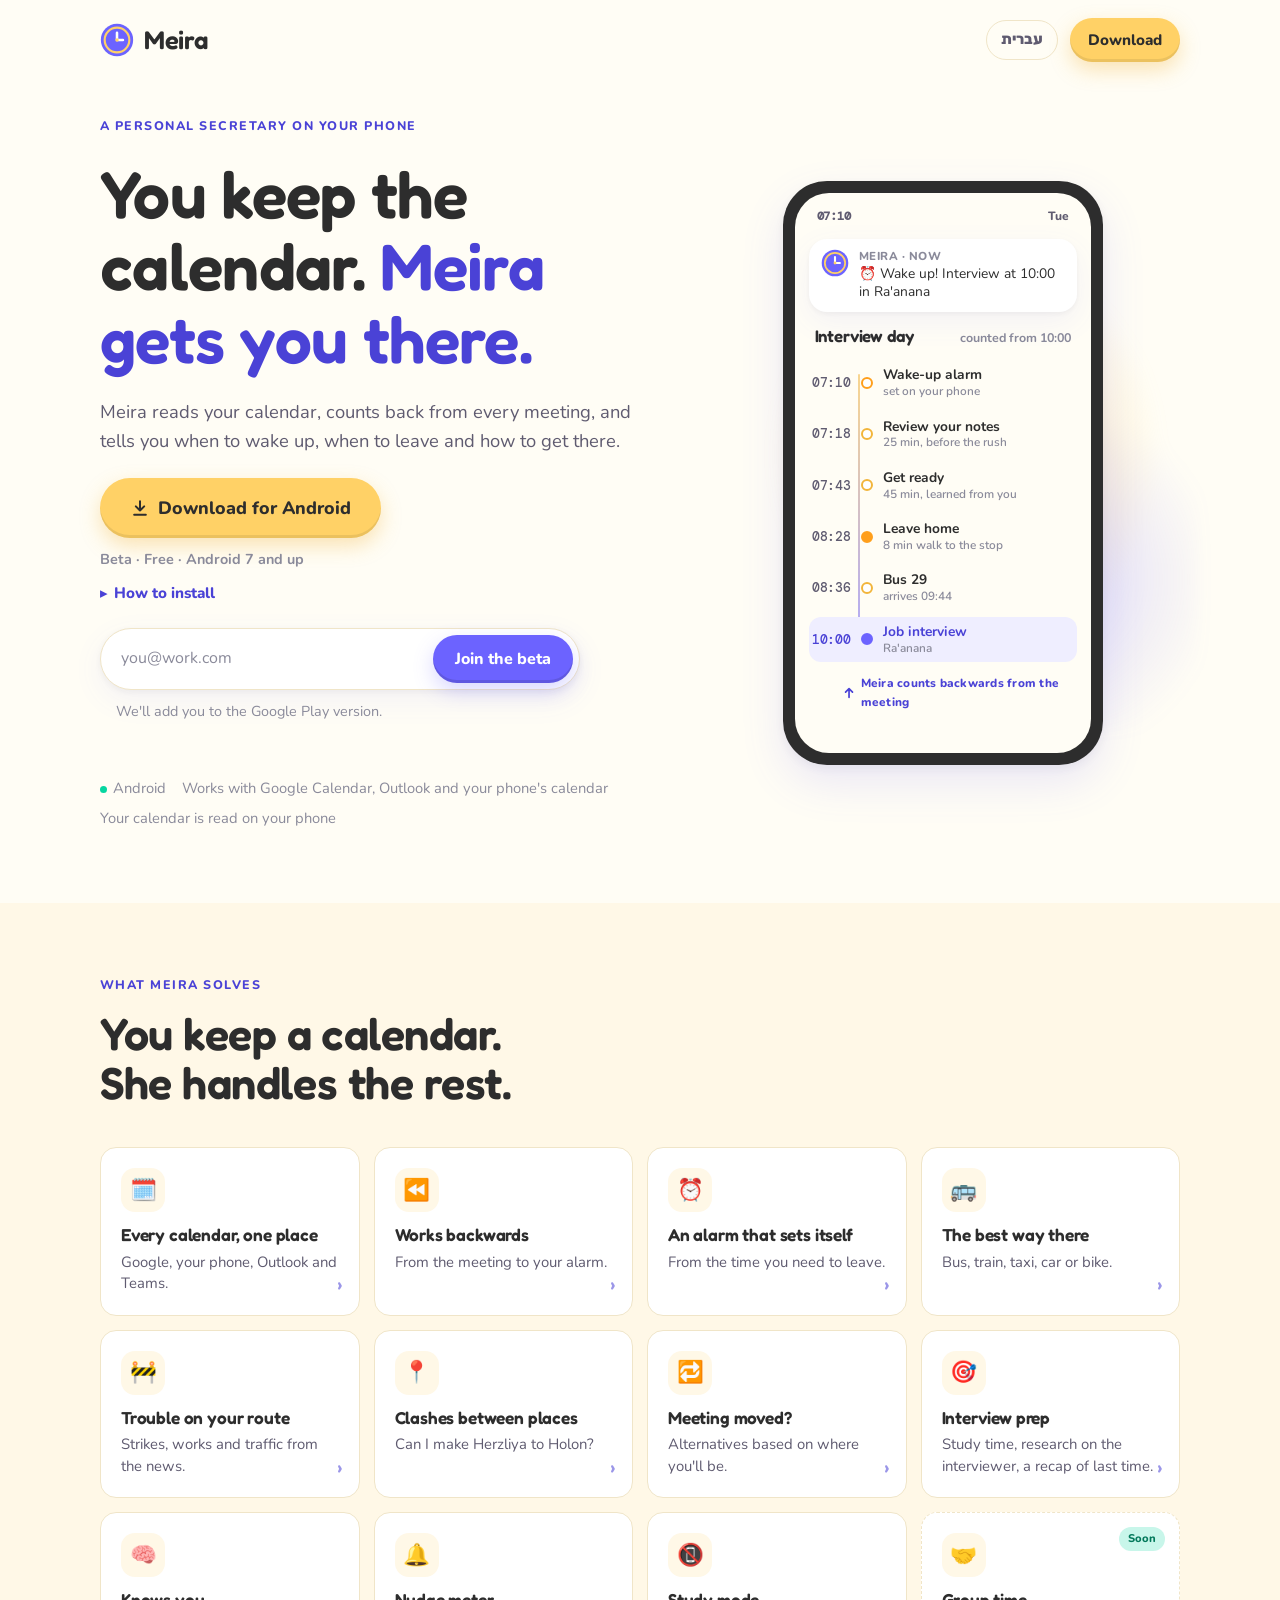
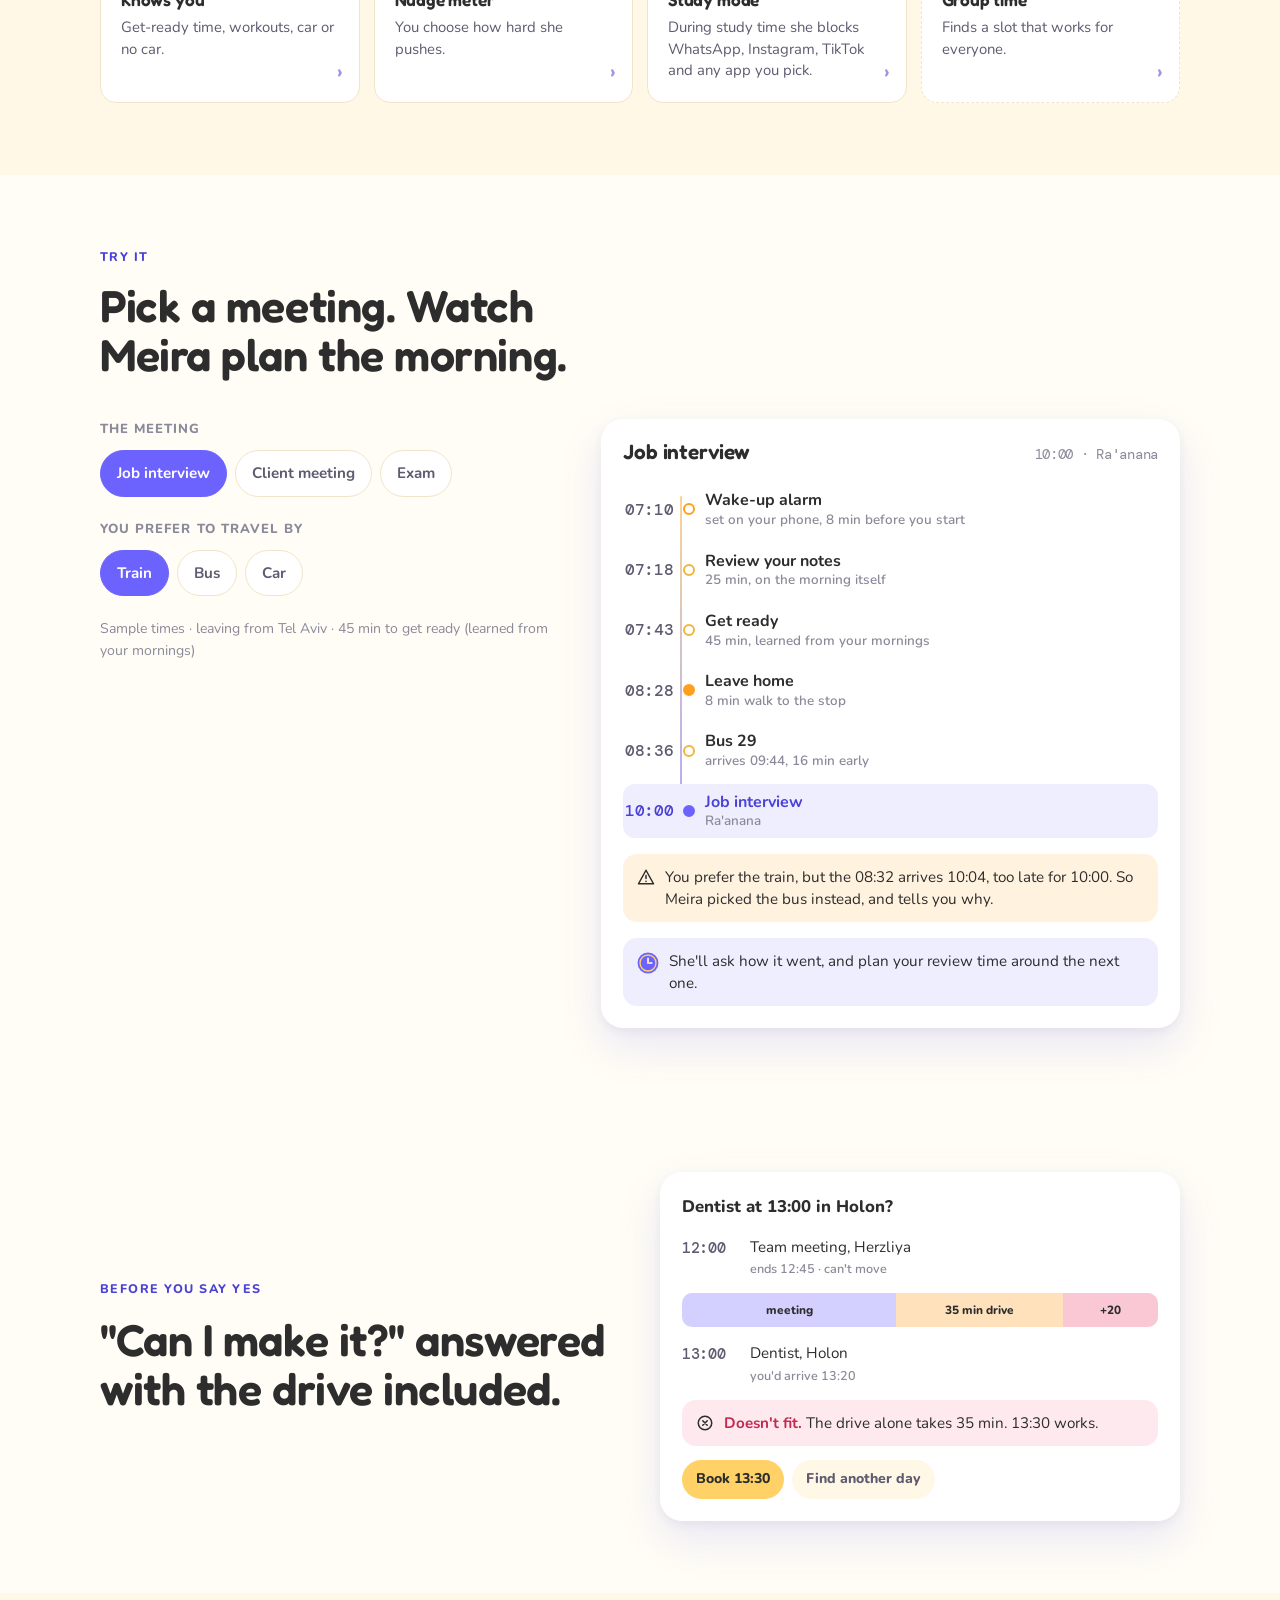
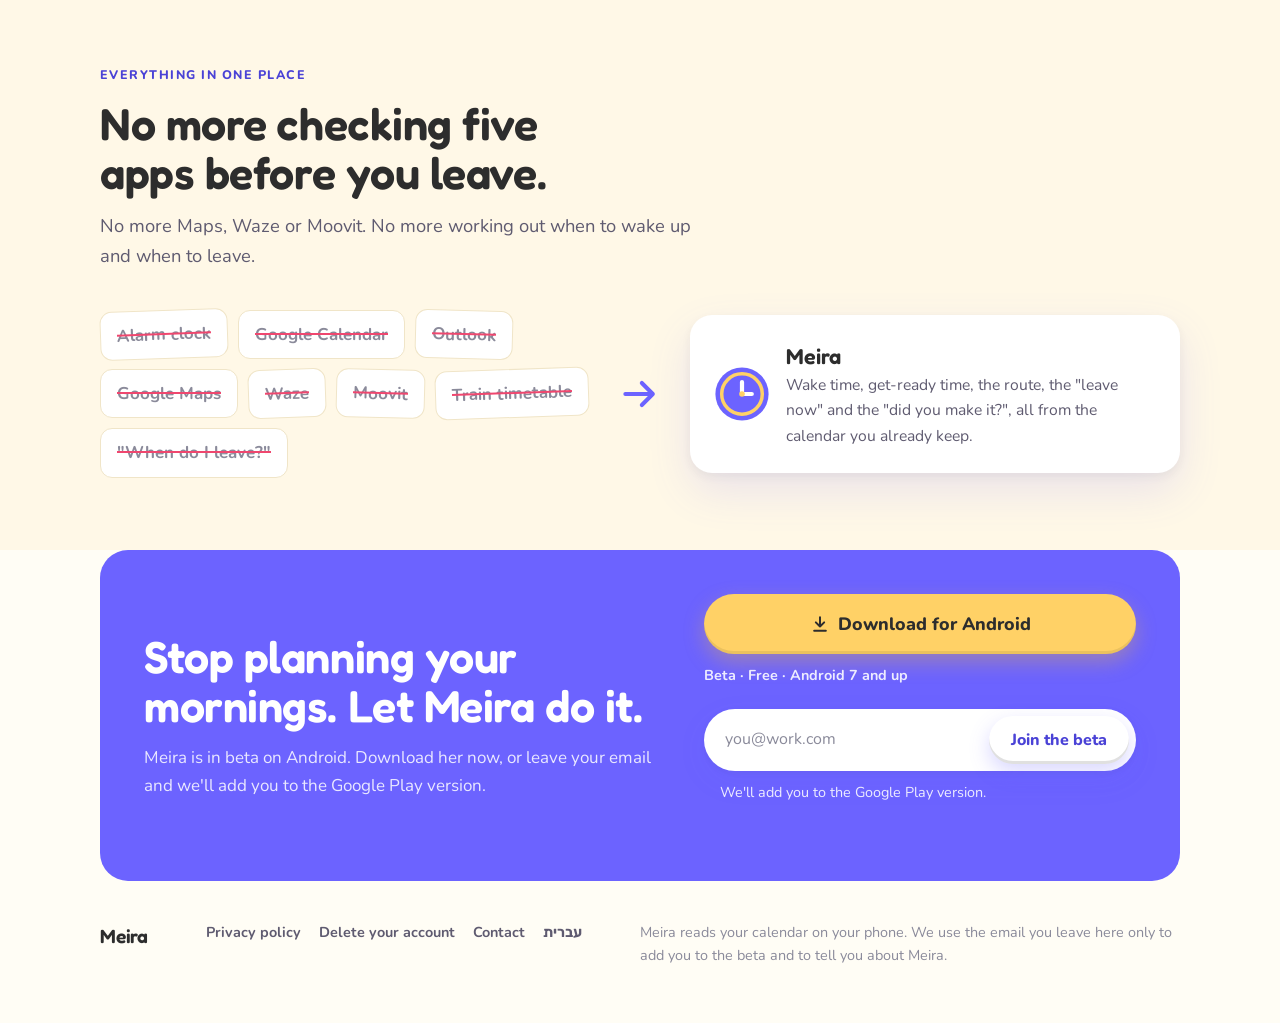
<file: index.html>
<!doctype html>
<html lang="he" dir="rtl">
<head>
<meta charset="utf-8">
<meta name="viewport" content="width=device-width, initial-scale=1, viewport-fit=cover">
<script>
  // Hebrew for a Hebrew browser, English for everyone else — unless the
  // visitor already picked a language with the switch (app.js remembers it).
  (function () {
    var saved = null;
    try { saved = localStorage.getItem("meira.lang"); } catch (e) { /* storage blocked: decide from the browser */ }
    if (saved === "he") return;
    if (saved === "en") { location.replace("en/"); return; }
    var langs = (navigator.languages && navigator.languages.length ? navigator.languages : [navigator.language || ""]).join(",").toLowerCase();
    if (!/(^|,)(he|iw)(-|,|$)/.test(langs)) location.replace("en/");
  })();
</script>
<title>מאירה — מגיעים בזמן</title>
<meta name="description" content="מאירה היא מזכירה אישית בטלפון. היא קוראת את היומן ומחשבת אחורה מכל פגישה: מתי לקום, מתי לצאת ובאיזו דרך, ומעירה אתכם בזמן.">
<link rel="canonical" href="https://meirasecretary.github.io/">
<link rel="alternate" hreflang="he" href="https://meirasecretary.github.io/">
<link rel="alternate" hreflang="en" href="https://meirasecretary.github.io/en/">
<link rel="alternate" hreflang="x-default" href="https://meirasecretary.github.io/">
<meta property="og:type" content="website">
<meta property="og:site_name" content="Meira">
<meta property="og:locale" content="he_IL">
<meta property="og:title" content="מאירה — מגיעים בזמן">
<meta property="og:description" content="היא קוראת את היומן ומחשבת אחורה: מתי לקום, מתי לצאת ובאיזו דרך. בטא חינמית לאנדרואיד.">
<meta property="og:url" content="https://meirasecretary.github.io/">
<meta property="og:image" content="https://meirasecretary.github.io/og-he.png">
<meta property="og:image:width" content="1200">
<meta property="og:image:height" content="630">
<meta name="twitter:card" content="summary_large_image">
<meta name="theme-color" content="#FFFDF5">
<link rel="icon" href="favicon.svg" type="image/svg+xml">
<link rel="preconnect" href="https://fonts.googleapis.com">
<link rel="preconnect" href="https://fonts.gstatic.com" crossorigin>
<link rel="stylesheet" href="https://fonts.googleapis.com/css2?family=DM+Mono:wght@400;500&family=Fredoka:wght@500;600&family=Nunito:wght@400;600;700;800&family=Rubik:wght@400;500;700;800&family=Varela+Round&display=swap">
<link rel="stylesheet" href="style.css">
</head>
<body>
<svg width="0" height="0" style="position:absolute" aria-hidden="true">
  <defs>
    <symbol id="coin" viewBox="0 0 40 40">
      <circle cx="20" cy="20" r="19" fill="#6C63FF"/>
      <circle cx="20" cy="20" r="14.5" fill="none" stroke="#FFD166" stroke-width="2.5"/>
      <path d="M20 11.5V20h7" fill="none" stroke="#FFFFFF" stroke-width="3" stroke-linecap="round" stroke-linejoin="round"/>
      <circle cx="20" cy="20" r="2" fill="#FFD166"/>
    </symbol>
    <symbol id="dl" viewBox="0 0 24 24">
      <path d="M12 4v11M7 10l5 5 5-5M5 20h14" fill="none" stroke="currentColor" stroke-width="2.4" stroke-linecap="round" stroke-linejoin="round"/>
    </symbol>
  </defs>
</svg>

<div class="wrap">
  <nav class="nav" aria-label="ראשי">
    <a class="brand" href="#top" id="top">
      <svg class="coin" aria-hidden="true"><use href="#coin"/></svg>
      <span class="brand-name">מאירה</span>
    </a>
    <div class="nav-right">
      <a class="lang" href="en/" hreflang="en" lang="en" data-lang="en">English</a>
      <a class="btn btn-sm" href="#join">הורדה</a>
    </div>
  </nav>

  <header class="hero">
    <div class="hero-copy">
      <span class="eyebrow">מזכירה אישית בטלפון</span>
      <h1>אתם מנהלים את היומן. <em>מאירה מביאה אתכם בזמן.</em></h1>
      <p class="lede">מאירה קוראת את היומן, סופרת אחורה מכל פגישה, ואומרת לכם מתי לקום, מתי לצאת ואיך להגיע.</p>
      <div class="get">
        <a class="btn btn-lg" href="https://github.com/MeiraSecretary/meirasecretary.github.io/releases/latest/download/Meira.apk">
          <svg width="20" height="20" aria-hidden="true"><use href="#dl"/></svg>הורדה לאנדרואיד
        </a>
        <p class="get-fine">בטא · חינם · אנדרואיד 7 ומעלה</p>
        <details class="howto">
          <summary>איך מתקינים?</summary>
          <ol>
            <li>לוחצים <b>הורדה לאנדרואיד</b> ופותחים את הקובץ <b>Meira.apk</b>.</li>
            <li>אם הטלפון שואל, מאשרים התקנה מהמקור הזה (הדפדפן).</li>
            <li>אם Play Protect מזהיר, לוחצים <b>פרטים נוספים ← התקנה בכל זאת</b>. בסמסונג, אם ההתקנה נחסמה: הגדרות ← אבטחה ופרטיות ← חוסם אוטומטי ← כיבוי.</li>
            <li>כשמחברים את יומן Google, תופיע הודעה שהאפליקציה עוד לא אומתה. זה כי אנחנו בבטא: לוחצים <b>מתקדם</b> ואז ממשיכים לאפליקציה.</li>
          </ol>
        </details>
      </div>
      <form class="signup" data-source="beta-hero" novalidate>
        <div class="signup-row">
          <label for="email-hero" class="sr-only">כתובת מייל</label>
          <input id="email-hero" name="email" type="email" inputmode="email" autocomplete="email" placeholder="המייל שלכם" dir="auto" required>
          <button class="btn btn-alt" type="submit">אני רוצה להיות בבטא</button>
        </div>
        <p class="signup-hint">נצרף אתכם לגרסת Google Play כשתיפתח.</p>
        <p class="signup-status" role="status" aria-live="polite"></p>
      </form>
      <p class="fine">
        <span><i class="dot"></i>אנדרואיד</span>
        <span>עובד עם Google Calendar, ‏Outlook ויומן הטלפון</span>
        <span>היומן נקרא בטלפון שלכם</span>
      </p>
    </div>

    <div class="phone-stage">
      <div class="phone" role="img" aria-label="מאירה בטלפון: ראיון ב-10:00 ברעננה, מחושב אחורה עד שעון מעורר ב-07:10.">
        <div class="screen">
          <div class="statusbar"><span class="t">07:10</span><span>יום ג׳</span></div>
          <div class="notif">
            <svg class="coin" aria-hidden="true"><use href="#coin"/></svg>
            <div><b>מאירה · עכשיו</b>⏰ להתעורר! ראיון ב-10:00 ברעננה</div>
          </div>
          <div class="day-head"><h3>יום ראיון</h3><span>מחושב מ-10:00</span></div>
          <ol class="chain">
            <li class="step" data-k="wake"><span class="t">07:10</span><i class="pin"></i><span class="what">שעון מעורר<small>מכוון בטלפון שלכם</small></span></li>
            <li class="step"><span class="t">07:18</span><i class="pin"></i><span class="what">לעבור על החומר<small>25 דק׳, לפני הלחץ</small></span></li>
            <li class="step"><span class="t">07:43</span><i class="pin"></i><span class="what">להתארגן<small>45 דק׳, נלמד מכם</small></span></li>
            <li class="step" data-k="leave"><span class="t">08:28</span><i class="pin"></i><span class="what">לצאת מהבית<small>8 דק׳ הליכה לתחנה</small></span></li>
            <li class="step"><span class="t">08:36</span><i class="pin"></i><span class="what">קו 29<small>מגיע ב-09:44</small></span></li>
            <li class="step" data-k="event"><span class="t">10:00</span><i class="pin"></i><span class="what">ראיון עבודה<small>רעננה</small></span></li>
          </ol>
          <div class="backlabel">
            <svg width="14" height="14" viewBox="0 0 14 14" aria-hidden="true"><path d="M7 12V2M3 6l4-4 4 4" fill="none" stroke="currentColor" stroke-width="2" stroke-linecap="round" stroke-linejoin="round"/></svg>
            מאירה סופרת אחורה מהפגישה
          </div>
        </div>
      </div>
    </div>
  </header>
</div>

<section class="band" id="features">
  <div class="wrap">
    <div class="sec-head">
      <span class="eyebrow">מה מאירה פותרת</span>
      <h2>אתם מנהלים יומן. היא דואגת לכל השאר.</h2>
    </div>
    <div class="tiles">
      <article class="tile" data-f="calendars" tabindex="0" role="button" aria-haspopup="dialog"><span class="tile-ic" aria-hidden="true">🗓️</span><h3>כל היומנים במקום אחד</h3><p>גוגל, Outlook, Teams והיומן שבטלפון.</p></article>
      <article class="tile" data-f="backwards" tabindex="0" role="button" aria-haspopup="dialog"><span class="tile-ic" aria-hidden="true">⏪</span><h3>גוזרת זמנים אחורה</h3><p>מהפגישה ועד השעון המעורר.</p></article>
      <article class="tile" data-f="alarm" tabindex="0" role="button" aria-haspopup="dialog"><span class="tile-ic" aria-hidden="true">⏰</span><h3>שעון מעורר שמכוון את עצמו</h3><p>לפי השעה שצריך לצאת.</p></article>
      <article class="tile" data-f="route" tabindex="0" role="button" aria-haspopup="dialog"><span class="tile-ic" aria-hidden="true">🚌</span><h3>הדרך הכי טובה</h3><p>אוטובוס, רכבת, מונית, רכב או אופניים.</p></article>
      <article class="tile" data-f="disruptions" tabindex="0" role="button" aria-haspopup="dialog"><span class="tile-ic" aria-hidden="true">🚧</span><h3>תקלות בדרך</h3><p>שביתות, עבודות ועומסים מהחדשות.</p></article>
      <article class="tile" data-f="clash" tabindex="0" role="button" aria-haspopup="dialog"><span class="tile-ic" aria-hidden="true">📍</span><h3>התנגשות בין מקומות</h3><p>אספיק מהרצליה לחולון?</p></article>
      <article class="tile" data-f="moved" tabindex="0" role="button" aria-haspopup="dialog"><span class="tile-ic" aria-hidden="true">🔁</span><h3>פגישה זזה?</h3><p>חלופות לפי איפה שתהיו.</p></article>
      <article class="tile" data-f="prep" tabindex="0" role="button" aria-haspopup="dialog"><span class="tile-ic" aria-hidden="true">🎯</span><h3>מכינה לראיון</h3><p>זמן לימוד, מחקר על המראיין, סיכום הפגישה הקודמת.</p></article>
      <article class="tile" data-f="knows" tabindex="0" role="button" aria-haspopup="dialog"><span class="tile-ic" aria-hidden="true">🧠</span><h3>מכירה אתכם</h3><p>כמה זמן מתארגנים, מתי מתאמנים, יש רכב?</p></article>
      <article class="tile" data-f="nudge" tabindex="0" role="button" aria-haspopup="dialog"><span class="tile-ic" aria-hidden="true">🔔</span><h3>מדד נודניקיות</h3><p>אתם בוחרים כמה היא דוחפת.</p></article>
      <article class="tile" data-f="focus" tabindex="0" role="button" aria-haspopup="dialog"><span class="tile-ic" aria-hidden="true">📵</span><h3>מצב למידה</h3><p>בזמן למידה חוסמת וואטסאפ, אינסטגרם, טיקטוק וכל אפליקציה שתבחרו.</p></article>
      <article class="tile tile-soon" data-f="group" tabindex="0" role="button" aria-haspopup="dialog"><span class="tile-ic" aria-hidden="true">🤝</span><h3>זמן משותף לקבוצה</h3><p>מוצאת שעה שמתאימה לכולם.</p><span class="tag tag-soon">בקרוב</span></article>
    </div>
  </div>
</section>

<section id="try">
  <div class="wrap">
    <div class="sec-head">
      <span class="eyebrow">נסו בעצמכם</span>
      <h2>בחרו פגישה. תראו איך מאירה מתכננת את הבוקר.</h2>
    </div>
    <div class="demo">
      <div class="controls">
        <fieldset class="seg" id="pick-event">
          <legend class="control-label">הפגישה</legend>
          <input type="radio" name="ev" id="ev-interview" value="interview" checked><label for="ev-interview">ראיון עבודה</label>
          <input type="radio" name="ev" id="ev-meeting" value="meeting"><label for="ev-meeting">פגישה עם לקוח</label>
          <input type="radio" name="ev" id="ev-exam" value="exam"><label for="ev-exam">מבחן</label>
        </fieldset>
        <fieldset class="seg" id="pick-mode">
          <legend class="control-label">אתם מעדיפים לנסוע ב</legend>
          <input type="radio" name="mode" id="mode-train" value="train" checked><label for="mode-train">רכבת</label>
          <input type="radio" name="mode" id="mode-bus" value="bus"><label for="mode-bus">אוטובוס</label>
          <input type="radio" name="mode" id="mode-car" value="car"><label for="mode-car">רכב</label>
        </fieldset>
        <p class="assume">שעות לדוגמה · יציאה מתל אביב · 45 דק׳ התארגנות (נלמד מהבקרים שלכם)</p>
      </div>
      <div class="result" id="result" aria-live="polite">
        <div class="result-head"><h3 id="r-title">ראיון עבודה</h3><span class="t" id="r-when">10:00 · רעננה</span></div>
        <ol class="chain" id="r-chain"></ol>
        <div class="note note-fallback" id="r-fallback" hidden>
          <svg width="18" height="18" viewBox="0 0 24 24" aria-hidden="true"><path d="M12 3l10 18H2L12 3z" fill="none" stroke="currentColor" stroke-width="2" stroke-linejoin="round"/><path d="M12 10v4M12 17.5v.5" stroke="currentColor" stroke-width="2" stroke-linecap="round"/></svg>
          <span id="r-fallback-text"></span>
        </div>
        <div class="note note-meira" id="r-note">
          <svg class="coin" style="width:22px;height:22px" aria-hidden="true"><use href="#coin"/></svg>
          <span id="r-note-text"></span>
        </div>
      </div>
    </div>
  </div>
</section>

<section id="fit">
  <div class="wrap fit">
    <div class="fit-copy">
      <span class="eyebrow">לפני שאומרים כן</span>
      <h2>"אני אספיק?" תשובה שכוללת את הנסיעה.</h2>
    </div>
    <div class="fit-card">
      <p class="fit-q">רופא שיניים ב-13:00 בחולון?</p>
      <div class="fit-row"><span class="t">12:00</span><span>ישיבת צוות, הרצליה<small>נגמרת ב-12:45 · לא זזה</small></span></div>
      <div class="gapbar" aria-hidden="true">
        <span class="g-meet" style="flex:45">פגישה</span>
        <span class="g-drive" style="flex:35">35 דק׳ נסיעה</span>
        <span class="g-late" style="flex:20" dir="ltr">+20</span>
      </div>
      <div class="fit-row"><span class="t">13:00</span><span>רופא שיניים, חולון<small>הייתם מגיעים ב-13:20</small></span></div>
      <div class="verdict">
        <svg width="18" height="18" viewBox="0 0 24 24" aria-hidden="true" style="flex:none;margin-top:2px"><circle cx="12" cy="12" r="9" fill="none" stroke="currentColor" stroke-width="2"/><path d="M9 9l6 6M15 9l-6 6" stroke="currentColor" stroke-width="2" stroke-linecap="round"/></svg>
        <span><b>לא נכנס.</b> רק הנסיעה לוקחת 35 דק׳. 13:30 מתאים.</span>
      </div>
      <div class="choices" aria-label="אפשרויות לדוגמה">
        <span class="chip">לקבוע ל-13:30</span>
        <span class="chip ghost">יום אחר</span>
      </div>
    </div>
  </div>
</section>

<section class="band" id="one-place">
  <div class="wrap">
    <div class="sec-head">
      <span class="eyebrow">הכול במקום אחד</span>
      <h2>בלי לבדוק חמש אפליקציות לפני שיוצאים.</h2>
      <p class="lede">לא עוד Maps, Waze או Moovit. לא עוד לחשוב לבד מתי לקום ומתי לצאת.</p>
    </div>
    <div class="swap">
      <div class="pile" aria-label="מה שאתם מתמרנים היום">
        <span>שעון מעורר</span><span>יומן גוגל</span><span>יומן Outlook</span><span>Google Maps</span><span>Waze</span><span>Moovit</span><span>לוח זמנים של רכבת</span><span>"מתי לצאת?"</span>
      </div>
      <svg class="arrow" width="44" height="44" viewBox="0 0 24 24" fill="none" stroke="currentColor" stroke-width="2.2" stroke-linecap="round" stroke-linejoin="round" aria-hidden="true"><path d="M4 12h15M13 6l6 6-6 6"/></svg>
      <div class="one">
        <svg class="coin" aria-hidden="true"><use href="#coin"/></svg>
        <div><strong>מאירה</strong><p>שעת קימה, זמן התארגנות, המסלול, ה"צאו עכשיו" וה"הגעתם?", הכול מתוך היומן שכבר יש לכם.</p></div>
      </div>
    </div>
  </div>
</section>

<div class="wrap" id="join">
  <div class="final">
    <div style="display:flex;flex-direction:column;gap:14px">
      <h2>תפסיקו לתכנן את הבקרים. תנו למאירה.</h2>
      <p>מאירה בבטא לאנדרואיד. הורידו אותה עכשיו, או השאירו מייל ונצרף אתכם לגרסת Google Play.</p>
    </div>
    <div class="final-actions">
      <div class="get">
        <a class="btn btn-lg" href="https://github.com/MeiraSecretary/meirasecretary.github.io/releases/latest/download/Meira.apk">
          <svg width="20" height="20" aria-hidden="true"><use href="#dl"/></svg>הורדה לאנדרואיד
        </a>
        <p class="get-fine">בטא · חינם · אנדרואיד 7 ומעלה</p>
      </div>
      <form class="signup" data-source="beta-footer" novalidate>
        <div class="signup-row">
          <label for="email-footer" class="sr-only">כתובת מייל</label>
          <input id="email-footer" name="email" type="email" inputmode="email" autocomplete="email" placeholder="המייל שלכם" dir="auto" required>
          <button class="btn btn-alt" type="submit">אני רוצה להיות בבטא</button>
        </div>
        <p class="signup-hint">נצרף אתכם לגרסת Google Play כשתיפתח.</p>
        <p class="signup-status" role="status" aria-live="polite"></p>
      </form>
    </div>
  </div>
  <footer>
    <span class="brand-name" style="font-size:1.2rem;color:var(--ink)">מאירה</span>
    <nav class="foot-links" aria-label="משפטי">
      <a href="privacy.html">מדיניות פרטיות</a>
      <a href="delete-account.html">מחיקת חשבון ונתונים</a>
      <a href="mailto:koralzakai1@gmail.com">צור קשר</a>
      <a href="en/" hreflang="en" lang="en" data-lang="en">English</a>
    </nav>
    <p>מאירה קוראת את היומן בטלפון שלכם. במייל שתשאירו כאן נשתמש רק כדי לצרף אתכם לבטא ולעדכן על מאירה.</p>
  </footer>
</div>

<dialog id="feat-dialog" aria-labelledby="fd-title">
  <div class="fd">
    <button type="button" class="fd-close" aria-label="Close">×</button>
    <span class="fd-ic" id="fd-ic" aria-hidden="true"></span>
    <h3 id="fd-title"></h3>
    <p id="fd-detail"></p>
    <div class="fd-phone"><div class="fd-bar"><span class="fd-dot"></span><b>Meira</b></div><ol class="fd-msgs" id="fd-msgs" aria-live="polite"></ol><button type="button" class="fd-replay" id="fd-replay"></button></div>
  </div>
</dialog>
<script src="app.js"></script>
</body>
</html>
</file>
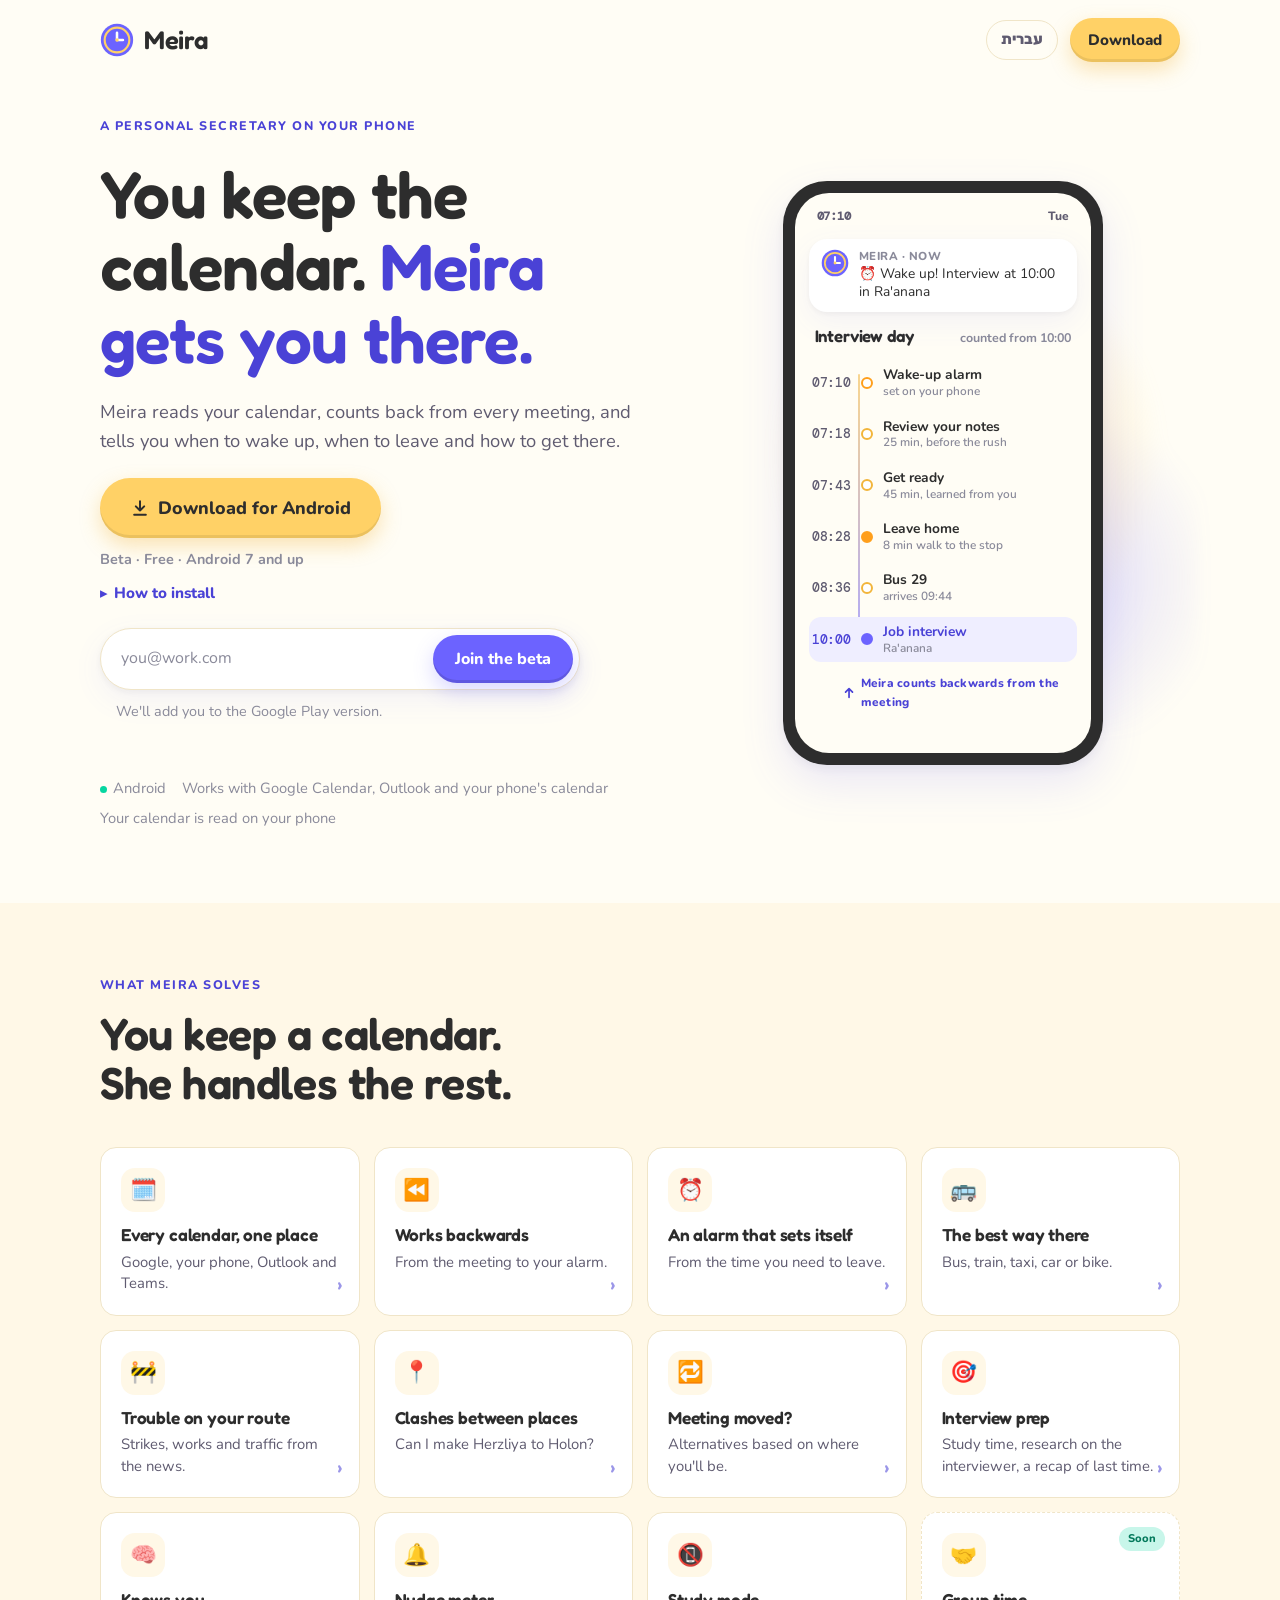
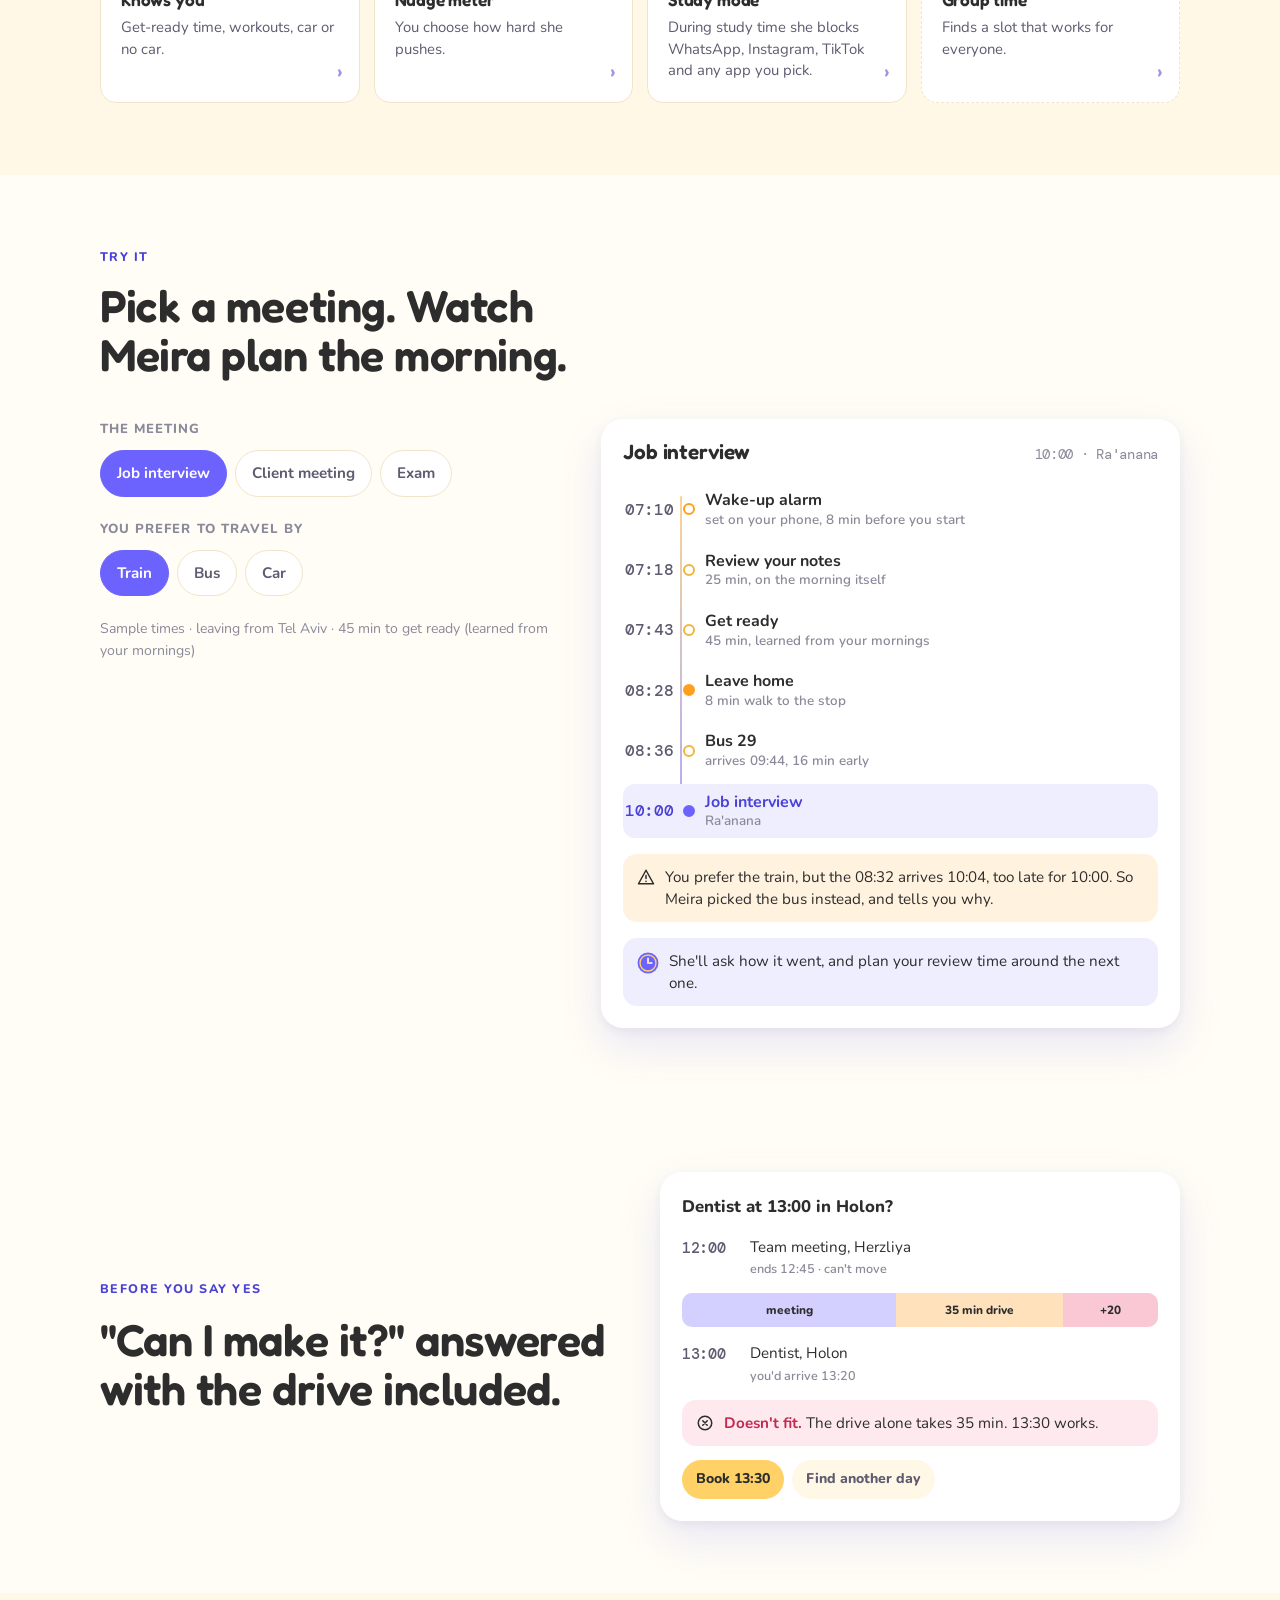
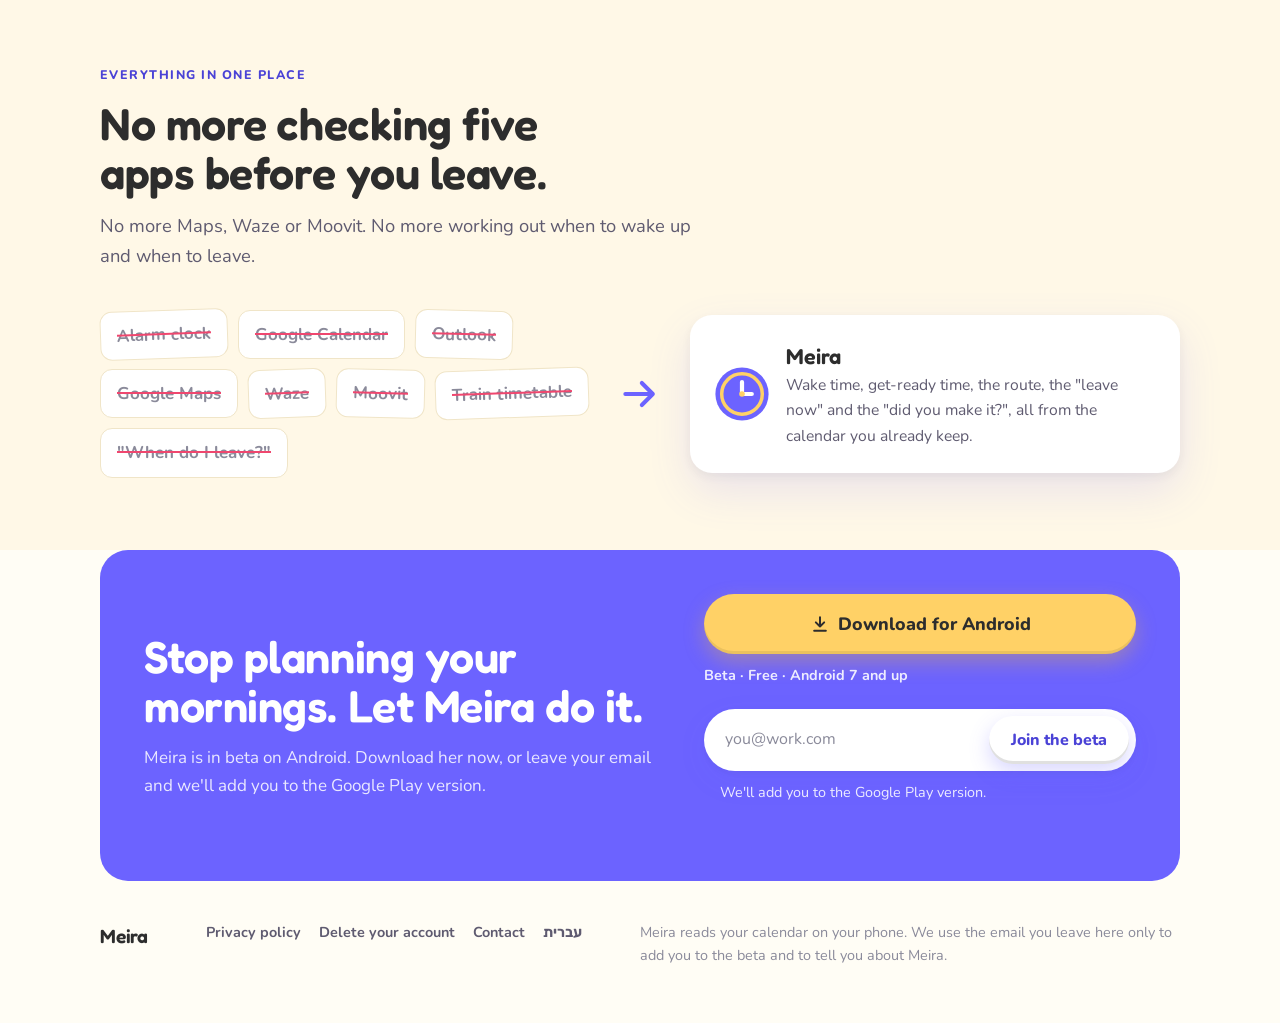
<file: en/index.html>
<!doctype html>
<html lang="en" dir="ltr">
<head>
<meta charset="utf-8">
<meta name="viewport" content="width=device-width, initial-scale=1, viewport-fit=cover">
<title>Meira — gets you there on time</title>
<meta name="description" content="Meira is a personal secretary on your phone. Keep your calendar; she works backwards from every meeting to wake you, get you ready and get you there on time.">
<link rel="canonical" href="https://meirasecretary.github.io/en/">
<link rel="alternate" hreflang="he" href="https://meirasecretary.github.io/">
<link rel="alternate" hreflang="en" href="https://meirasecretary.github.io/en/">
<link rel="alternate" hreflang="x-default" href="https://meirasecretary.github.io/">
<meta property="og:type" content="website">
<meta property="og:site_name" content="Meira">
<meta property="og:title" content="Meira — gets you there on time">
<meta property="og:description" content="She reads your calendar and works backwards: when to wake up, when to leave, which way to go. Free beta for Android.">
<meta property="og:url" content="https://meirasecretary.github.io/en/">
<meta property="og:image" content="https://meirasecretary.github.io/og-en.png">
<meta property="og:image:width" content="1200">
<meta property="og:image:height" content="630">
<meta name="twitter:card" content="summary_large_image">
<meta name="theme-color" content="#FFFDF5">
<link rel="icon" href="../favicon.svg" type="image/svg+xml">
<link rel="preconnect" href="https://fonts.googleapis.com">
<link rel="preconnect" href="https://fonts.gstatic.com" crossorigin>
<link rel="stylesheet" href="https://fonts.googleapis.com/css2?family=DM+Mono:wght@400;500&family=Fredoka:wght@500;600&family=Nunito:wght@400;600;700;800&family=Rubik:wght@400;500;700;800&family=Varela+Round&display=swap">
<link rel="stylesheet" href="../style.css">
</head>
<body>
<svg width="0" height="0" style="position:absolute" aria-hidden="true">
  <defs>
    <symbol id="coin" viewBox="0 0 40 40">
      <circle cx="20" cy="20" r="19" fill="#6C63FF"/>
      <circle cx="20" cy="20" r="14.5" fill="none" stroke="#FFD166" stroke-width="2.5"/>
      <path d="M20 11.5V20h7" fill="none" stroke="#FFFFFF" stroke-width="3" stroke-linecap="round" stroke-linejoin="round"/>
      <circle cx="20" cy="20" r="2" fill="#FFD166"/>
    </symbol>
    <symbol id="dl" viewBox="0 0 24 24">
      <path d="M12 4v11M7 10l5 5 5-5M5 20h14" fill="none" stroke="currentColor" stroke-width="2.4" stroke-linecap="round" stroke-linejoin="round"/>
    </symbol>
  </defs>
</svg>

<div class="wrap">
  <nav class="nav" aria-label="Main">
    <a class="brand" href="#top" id="top">
      <svg class="coin" aria-hidden="true"><use href="#coin"/></svg>
      <span class="brand-name">Meira</span>
    </a>
    <div class="nav-right">
      <a class="lang" href="../" hreflang="he" lang="he" data-lang="he">עברית</a>
      <a class="btn btn-sm" href="#join">Download</a>
    </div>
  </nav>

  <header class="hero">
    <div class="hero-copy">
      <span class="eyebrow">A personal secretary on your phone</span>
      <h1>You keep the calendar. <em>Meira gets you there.</em></h1>
      <p class="lede">Meira reads your calendar, counts back from every meeting, and tells you when to wake up, when to leave and how to get there.</p>
      <div class="get">
        <a class="btn btn-lg" href="https://github.com/MeiraSecretary/meirasecretary.github.io/releases/latest/download/Meira.apk">
          <svg width="20" height="20" aria-hidden="true"><use href="#dl"/></svg>Download for Android
        </a>
        <p class="get-fine">Beta · Free · Android 7 and up</p>
        <details class="howto">
          <summary>How to install</summary>
          <ol>
            <li>Tap <b>Download for Android</b> and open <b>Meira.apk</b>.</li>
            <li>If Android asks, allow installs from this source (your browser).</li>
            <li>If Play Protect warns you, tap <b>More details → Install anyway</b>. On Samsung, if the install is blocked: Settings → Security and privacy → Auto Blocker → off.</li>
            <li>When you connect Google Calendar, Google says the app isn't verified yet. That's because we're in beta: tap <b>Advanced</b>, then go to the app.</li>
          </ol>
        </details>
      </div>
      <form class="signup" data-source="beta-hero" novalidate>
        <div class="signup-row">
          <label for="email-hero" class="sr-only">Email address</label>
          <input id="email-hero" name="email" type="email" inputmode="email" autocomplete="email" placeholder="you@work.com" required>
          <button class="btn btn-alt" type="submit">Join the beta</button>
        </div>
        <p class="signup-hint">We'll add you to the Google Play version.</p>
        <p class="signup-status" role="status" aria-live="polite"></p>
      </form>
      <p class="fine">
        <span><i class="dot"></i>Android</span>
        <span>Works with Google Calendar, Outlook and your phone's calendar</span>
        <span>Your calendar is read on your phone</span>
      </p>
    </div>

    <div class="phone-stage">
      <div class="phone" role="img" aria-label="Meira on a phone: an interview at 10:00 in Ra'anana, worked backwards to a 07:10 wake-up alarm.">
        <div class="screen">
          <div class="statusbar"><span class="t">07:10</span><span>Tue</span></div>
          <div class="notif">
            <svg class="coin" aria-hidden="true"><use href="#coin"/></svg>
            <div><b>Meira · now</b>⏰ Wake up! Interview at 10:00 in Ra'anana</div>
          </div>
          <div class="day-head"><h3>Interview day</h3><span>counted from 10:00</span></div>
          <ol class="chain">
            <li class="step" data-k="wake"><span class="t">07:10</span><i class="pin"></i><span class="what">Wake-up alarm<small>set on your phone</small></span></li>
            <li class="step"><span class="t">07:18</span><i class="pin"></i><span class="what">Review your notes<small>25 min, before the rush</small></span></li>
            <li class="step"><span class="t">07:43</span><i class="pin"></i><span class="what">Get ready<small>45 min, learned from you</small></span></li>
            <li class="step" data-k="leave"><span class="t">08:28</span><i class="pin"></i><span class="what">Leave home<small>8 min walk to the stop</small></span></li>
            <li class="step"><span class="t">08:36</span><i class="pin"></i><span class="what">Bus 29<small>arrives 09:44</small></span></li>
            <li class="step" data-k="event"><span class="t">10:00</span><i class="pin"></i><span class="what">Job interview<small>Ra'anana</small></span></li>
          </ol>
          <div class="backlabel">
            <svg width="14" height="14" viewBox="0 0 14 14" aria-hidden="true"><path d="M7 12V2M3 6l4-4 4 4" fill="none" stroke="currentColor" stroke-width="2" stroke-linecap="round" stroke-linejoin="round"/></svg>
            Meira counts backwards from the meeting
          </div>
        </div>
      </div>
    </div>
  </header>
</div>

<section class="band" id="features">
  <div class="wrap">
    <div class="sec-head">
      <span class="eyebrow">What Meira solves</span>
      <h2>You keep a calendar. She handles the rest.</h2>
    </div>
    <div class="tiles">
      <article class="tile" data-f="calendars" tabindex="0" role="button" aria-haspopup="dialog"><span class="tile-ic" aria-hidden="true">🗓️</span><h3>Every calendar, one place</h3><p>Google, your phone, Outlook and Teams.</p></article>
      <article class="tile" data-f="backwards" tabindex="0" role="button" aria-haspopup="dialog"><span class="tile-ic" aria-hidden="true">⏪</span><h3>Works backwards</h3><p>From the meeting to your alarm.</p></article>
      <article class="tile" data-f="alarm" tabindex="0" role="button" aria-haspopup="dialog"><span class="tile-ic" aria-hidden="true">⏰</span><h3>An alarm that sets itself</h3><p>From the time you need to leave.</p></article>
      <article class="tile" data-f="route" tabindex="0" role="button" aria-haspopup="dialog"><span class="tile-ic" aria-hidden="true">🚌</span><h3>The best way there</h3><p>Bus, train, taxi, car or bike.</p></article>
      <article class="tile" data-f="disruptions" tabindex="0" role="button" aria-haspopup="dialog"><span class="tile-ic" aria-hidden="true">🚧</span><h3>Trouble on your route</h3><p>Strikes, works and traffic from the news.</p></article>
      <article class="tile" data-f="clash" tabindex="0" role="button" aria-haspopup="dialog"><span class="tile-ic" aria-hidden="true">📍</span><h3>Clashes between places</h3><p>Can I make Herzliya to Holon?</p></article>
      <article class="tile" data-f="moved" tabindex="0" role="button" aria-haspopup="dialog"><span class="tile-ic" aria-hidden="true">🔁</span><h3>Meeting moved?</h3><p>Alternatives based on where you'll be.</p></article>
      <article class="tile" data-f="prep" tabindex="0" role="button" aria-haspopup="dialog"><span class="tile-ic" aria-hidden="true">🎯</span><h3>Interview prep</h3><p>Study time, research on the interviewer, a recap of last time.</p></article>
      <article class="tile" data-f="knows" tabindex="0" role="button" aria-haspopup="dialog"><span class="tile-ic" aria-hidden="true">🧠</span><h3>Knows you</h3><p>Get-ready time, workouts, car or no car.</p></article>
      <article class="tile" data-f="nudge" tabindex="0" role="button" aria-haspopup="dialog"><span class="tile-ic" aria-hidden="true">🔔</span><h3>Nudge meter</h3><p>You choose how hard she pushes.</p></article>
      <article class="tile" data-f="focus" tabindex="0" role="button" aria-haspopup="dialog"><span class="tile-ic" aria-hidden="true">📵</span><h3>Study mode</h3><p>During study time she blocks WhatsApp, Instagram, TikTok and any app you pick.</p></article>
      <article class="tile tile-soon" data-f="group" tabindex="0" role="button" aria-haspopup="dialog"><span class="tile-ic" aria-hidden="true">🤝</span><h3>Group time</h3><p>Finds a slot that works for everyone.</p><span class="tag tag-soon">Soon</span></article>
    </div>
  </div>
</section>

<section id="try">
  <div class="wrap">
    <div class="sec-head">
      <span class="eyebrow">Try it</span>
      <h2>Pick a meeting. Watch Meira plan the morning.</h2>
    </div>
    <div class="demo">
      <div class="controls">
        <fieldset class="seg" id="pick-event">
          <legend class="control-label">The meeting</legend>
          <input type="radio" name="ev" id="ev-interview" value="interview" checked><label for="ev-interview">Job interview</label>
          <input type="radio" name="ev" id="ev-meeting" value="meeting"><label for="ev-meeting">Client meeting</label>
          <input type="radio" name="ev" id="ev-exam" value="exam"><label for="ev-exam">Exam</label>
        </fieldset>
        <fieldset class="seg" id="pick-mode">
          <legend class="control-label">You prefer to travel by</legend>
          <input type="radio" name="mode" id="mode-train" value="train" checked><label for="mode-train">Train</label>
          <input type="radio" name="mode" id="mode-bus" value="bus"><label for="mode-bus">Bus</label>
          <input type="radio" name="mode" id="mode-car" value="car"><label for="mode-car">Car</label>
        </fieldset>
        <p class="assume">Sample times · leaving from Tel Aviv · 45 min to get ready (learned from your mornings)</p>
      </div>
      <div class="result" id="result" aria-live="polite">
        <div class="result-head"><h3 id="r-title">Job interview</h3><span class="t" id="r-when">10:00 · Ra'anana</span></div>
        <ol class="chain" id="r-chain"></ol>
        <div class="note note-fallback" id="r-fallback" hidden>
          <svg width="18" height="18" viewBox="0 0 24 24" aria-hidden="true"><path d="M12 3l10 18H2L12 3z" fill="none" stroke="currentColor" stroke-width="2" stroke-linejoin="round"/><path d="M12 10v4M12 17.5v.5" stroke="currentColor" stroke-width="2" stroke-linecap="round"/></svg>
          <span id="r-fallback-text"></span>
        </div>
        <div class="note note-meira" id="r-note">
          <svg class="coin" style="width:22px;height:22px" aria-hidden="true"><use href="#coin"/></svg>
          <span id="r-note-text"></span>
        </div>
      </div>
    </div>
  </div>
</section>

<section id="fit">
  <div class="wrap fit">
    <div class="fit-copy">
      <span class="eyebrow">Before you say yes</span>
      <h2>"Can I make it?" answered with the drive included.</h2>
    </div>
    <div class="fit-card">
      <p class="fit-q">Dentist at 13:00 in Holon?</p>
      <div class="fit-row"><span class="t">12:00</span><span>Team meeting, Herzliya<small>ends 12:45 · can't move</small></span></div>
      <div class="gapbar" aria-hidden="true">
        <span class="g-meet" style="flex:45">meeting</span>
        <span class="g-drive" style="flex:35">35 min drive</span>
        <span class="g-late" style="flex:20">+20</span>
      </div>
      <div class="fit-row"><span class="t">13:00</span><span>Dentist, Holon<small>you'd arrive 13:20</small></span></div>
      <div class="verdict">
        <svg width="18" height="18" viewBox="0 0 24 24" aria-hidden="true" style="flex:none;margin-top:2px"><circle cx="12" cy="12" r="9" fill="none" stroke="currentColor" stroke-width="2"/><path d="M9 9l6 6M15 9l-6 6" stroke="currentColor" stroke-width="2" stroke-linecap="round"/></svg>
        <span><b>Doesn't fit.</b> The drive alone takes 35 min. 13:30 works.</span>
      </div>
      <div class="choices" aria-label="Example options">
        <span class="chip">Book 13:30</span>
        <span class="chip ghost">Find another day</span>
      </div>
    </div>
  </div>
</section>

<section class="band" id="one-place">
  <div class="wrap">
    <div class="sec-head">
      <span class="eyebrow">Everything in one place</span>
      <h2>No more checking five apps before you leave.</h2>
      <p class="lede">No more Maps, Waze or Moovit. No more working out when to wake up and when to leave.</p>
    </div>
    <div class="swap">
      <div class="pile" aria-label="What you juggle today">
        <span>Alarm clock</span><span>Google Calendar</span><span>Outlook</span><span>Google Maps</span><span>Waze</span><span>Moovit</span><span>Train timetable</span><span>"When do I leave?"</span>
      </div>
      <svg class="arrow" width="44" height="44" viewBox="0 0 24 24" fill="none" stroke="currentColor" stroke-width="2.2" stroke-linecap="round" stroke-linejoin="round" aria-hidden="true"><path d="M4 12h15M13 6l6 6-6 6"/></svg>
      <div class="one">
        <svg class="coin" aria-hidden="true"><use href="#coin"/></svg>
        <div><strong>Meira</strong><p>Wake time, get-ready time, the route, the "leave now" and the "did you make it?", all from the calendar you already keep.</p></div>
      </div>
    </div>
  </div>
</section>

<div class="wrap" id="join">
  <div class="final">
    <div style="display:flex;flex-direction:column;gap:14px">
      <h2>Stop planning your mornings. Let Meira do it.</h2>
      <p>Meira is in beta on Android. Download her now, or leave your email and we'll add you to the Google Play version.</p>
    </div>
    <div class="final-actions">
      <div class="get">
        <a class="btn btn-lg" href="https://github.com/MeiraSecretary/meirasecretary.github.io/releases/latest/download/Meira.apk">
          <svg width="20" height="20" aria-hidden="true"><use href="#dl"/></svg>Download for Android
        </a>
        <p class="get-fine">Beta · Free · Android 7 and up</p>
      </div>
      <form class="signup" data-source="beta-footer" novalidate>
        <div class="signup-row">
          <label for="email-footer" class="sr-only">Email address</label>
          <input id="email-footer" name="email" type="email" inputmode="email" autocomplete="email" placeholder="you@work.com" required>
          <button class="btn btn-alt" type="submit">Join the beta</button>
        </div>
        <p class="signup-hint">We'll add you to the Google Play version.</p>
        <p class="signup-status" role="status" aria-live="polite"></p>
      </form>
    </div>
  </div>
  <footer>
    <span class="brand-name" style="font-size:1.2rem;color:var(--ink)">Meira</span>
    <nav class="foot-links" aria-label="Legal">
      <a href="../privacy.html#en">Privacy policy</a>
      <a href="../delete-account.html#en">Delete your account</a>
      <a href="mailto:koralzakai1@gmail.com">Contact</a>
      <a href="../" hreflang="he" lang="he" data-lang="he">עברית</a>
    </nav>
    <p>Meira reads your calendar on your phone. We use the email you leave here only to add you to the beta and to tell you about Meira.</p>
  </footer>
</div>

<dialog id="feat-dialog" aria-labelledby="fd-title">
  <div class="fd">
    <button type="button" class="fd-close" aria-label="Close">×</button>
    <span class="fd-ic" id="fd-ic" aria-hidden="true"></span>
    <h3 id="fd-title"></h3>
    <p id="fd-detail"></p>
    <div class="fd-phone"><div class="fd-bar"><span class="fd-dot"></span><b>Meira</b></div><ol class="fd-msgs" id="fd-msgs" aria-live="polite"></ol><button type="button" class="fd-replay" id="fd-replay"></button></div>
  </div>
</dialog>
<script src="../app.js"></script>
</body>
</html>
</file>
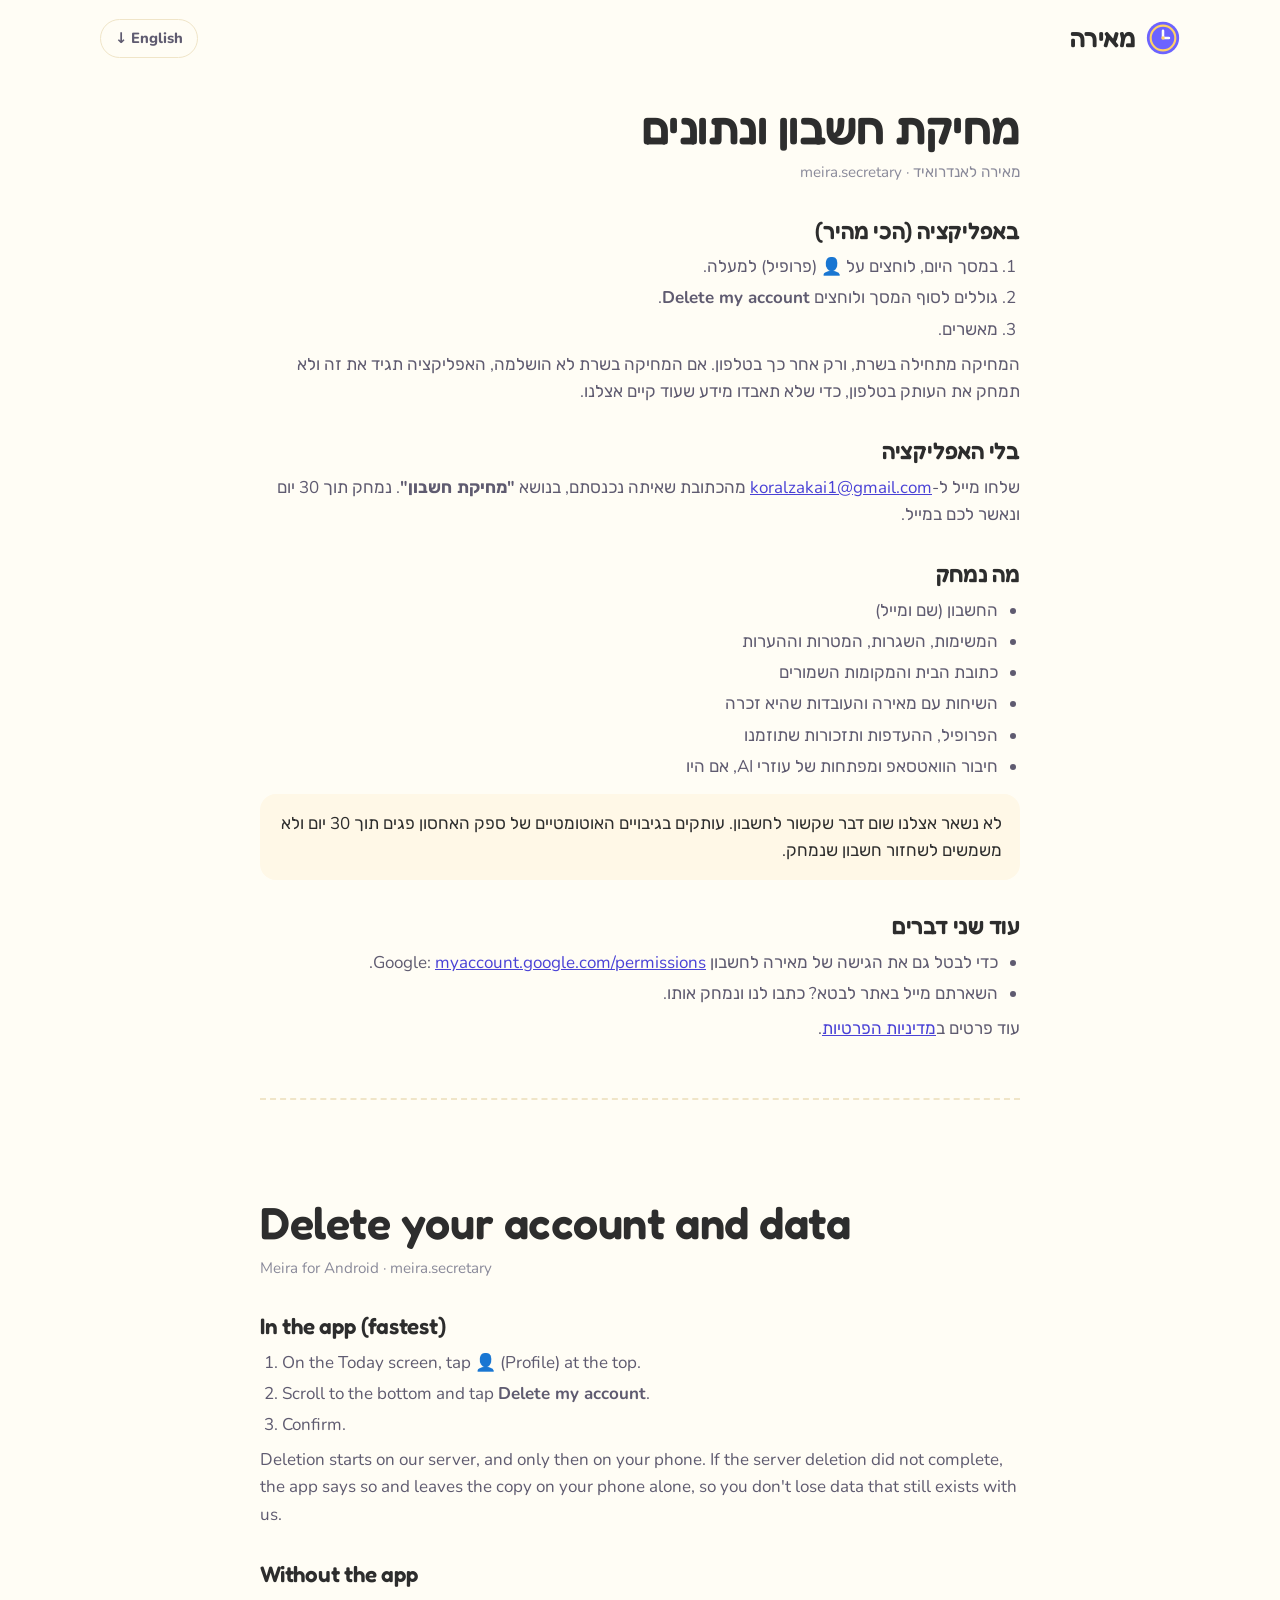
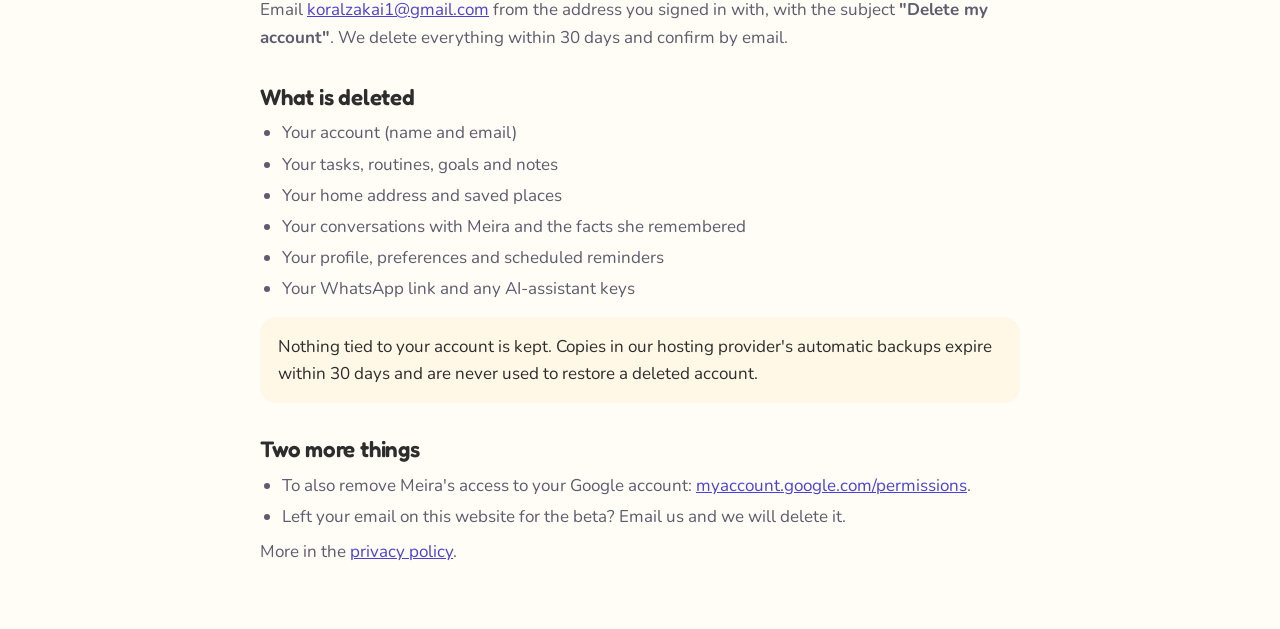
<file: delete-account.html>
<!doctype html>
<html lang="he" dir="rtl">
<head>
<meta charset="utf-8">
<meta name="viewport" content="width=device-width, initial-scale=1, viewport-fit=cover">
<title>מחיקת חשבון — מאירה · Delete your account — Meira</title>
<meta name="description" content="איך מוחקים את החשבון והמידע במאירה. How to delete your Meira account and data.">
<link rel="canonical" href="https://meirasecretary.github.io/delete-account.html">
<meta name="theme-color" content="#FFFDF5">
<link rel="icon" href="favicon.svg" type="image/svg+xml">
<link rel="preconnect" href="https://fonts.googleapis.com">
<link rel="preconnect" href="https://fonts.gstatic.com" crossorigin>
<link rel="stylesheet" href="https://fonts.googleapis.com/css2?family=DM+Mono:wght@400;500&family=Fredoka:wght@500;600&family=Nunito:wght@400;600;700;800&family=Rubik:wght@400;500;700;800&family=Varela+Round&display=swap">
<link rel="stylesheet" href="style.css">
</head>
<body>
<div class="wrap">
  <nav class="nav" aria-label="ראשי">
    <a class="brand" href="./">
      <img class="coin" src="favicon.svg" alt="">
      <span class="brand-name">מאירה</span>
    </a>
    <div class="nav-right">
      <a class="lang" href="#en" hreflang="en" lang="en">English ↓</a>
    </div>
  </nav>
</div>

<main class="doc" id="he">
  <h1>מחיקת חשבון ונתונים</h1>
  <p class="meta">מאירה לאנדרואיד · <span dir="ltr">meira.secretary</span></p>

  <h2>באפליקציה (הכי מהיר)</h2>
  <ol>
    <li>במסך היום, לוחצים על 👤 (פרופיל) למעלה.</li>
    <li>גוללים לסוף המסך ולוחצים <b>Delete my account</b>.</li>
    <li>מאשרים.</li>
  </ol>
  <p>המחיקה מתחילה בשרת, ורק אחר כך בטלפון. אם המחיקה בשרת לא הושלמה, האפליקציה תגיד את זה ולא תמחק את העותק בטלפון, כדי שלא תאבדו מידע שעוד קיים אצלנו.</p>

  <h2>בלי האפליקציה</h2>
  <p>שלחו מייל ל-<a href="mailto:koralzakai1@gmail.com?subject=%D7%9E%D7%97%D7%99%D7%A7%D7%AA%20%D7%97%D7%A9%D7%91%D7%95%D7%9F">koralzakai1@gmail.com</a> מהכתובת שאיתה נכנסתם, בנושא <b>"מחיקת חשבון"</b>. נמחק תוך 30 יום ונאשר לכם במייל.</p>

  <h2>מה נמחק</h2>
  <ul>
    <li>החשבון (שם ומייל)</li>
    <li>המשימות, השגרות, המטרות וההערות</li>
    <li>כתובת הבית והמקומות השמורים</li>
    <li>השיחות עם מאירה והעובדות שהיא זכרה</li>
    <li>הפרופיל, ההעדפות ותזכורות שתוזמנו</li>
    <li>חיבור הוואטסאפ ומפתחות של עוזרי AI, אם היו</li>
  </ul>
  <div class="box">לא נשאר אצלנו שום דבר שקשור לחשבון. עותקים בגיבויים האוטומטיים של ספק האחסון פגים תוך 30 יום ולא משמשים לשחזור חשבון שנמחק.</div>

  <h2>עוד שני דברים</h2>
  <ul>
    <li>כדי לבטל גם את הגישה של מאירה לחשבון Google: <a href="https://myaccount.google.com/permissions">myaccount.google.com/permissions</a>.</li>
    <li>השארתם מייל באתר לבטא? כתבו לנו ונמחק אותו.</li>
  </ul>
  <p>עוד פרטים ב<a href="privacy.html">מדיניות הפרטיות</a>.</p>

  <hr>
</main>

<main class="doc" id="en" lang="en" dir="ltr">
  <h1>Delete your account and data</h1>
  <p class="meta">Meira for Android · meira.secretary</p>

  <h2>In the app (fastest)</h2>
  <ol>
    <li>On the Today screen, tap 👤 (Profile) at the top.</li>
    <li>Scroll to the bottom and tap <b>Delete my account</b>.</li>
    <li>Confirm.</li>
  </ol>
  <p>Deletion starts on our server, and only then on your phone. If the server deletion did not complete, the app says so and leaves the copy on your phone alone, so you don't lose data that still exists with us.</p>

  <h2>Without the app</h2>
  <p>Email <a href="mailto:koralzakai1@gmail.com?subject=Delete%20my%20account">koralzakai1@gmail.com</a> from the address you signed in with, with the subject <b>"Delete my account"</b>. We delete everything within 30 days and confirm by email.</p>

  <h2>What is deleted</h2>
  <ul>
    <li>Your account (name and email)</li>
    <li>Your tasks, routines, goals and notes</li>
    <li>Your home address and saved places</li>
    <li>Your conversations with Meira and the facts she remembered</li>
    <li>Your profile, preferences and scheduled reminders</li>
    <li>Your WhatsApp link and any AI-assistant keys</li>
  </ul>
  <div class="box">Nothing tied to your account is kept. Copies in our hosting provider's automatic backups expire within 30 days and are never used to restore a deleted account.</div>

  <h2>Two more things</h2>
  <ul>
    <li>To also remove Meira's access to your Google account: <a href="https://myaccount.google.com/permissions">myaccount.google.com/permissions</a>.</li>
    <li>Left your email on this website for the beta? Email us and we will delete it.</li>
  </ul>
  <p>More in the <a href="privacy.html#en">privacy policy</a>.</p>
</main>
</body>
</html>
</file>
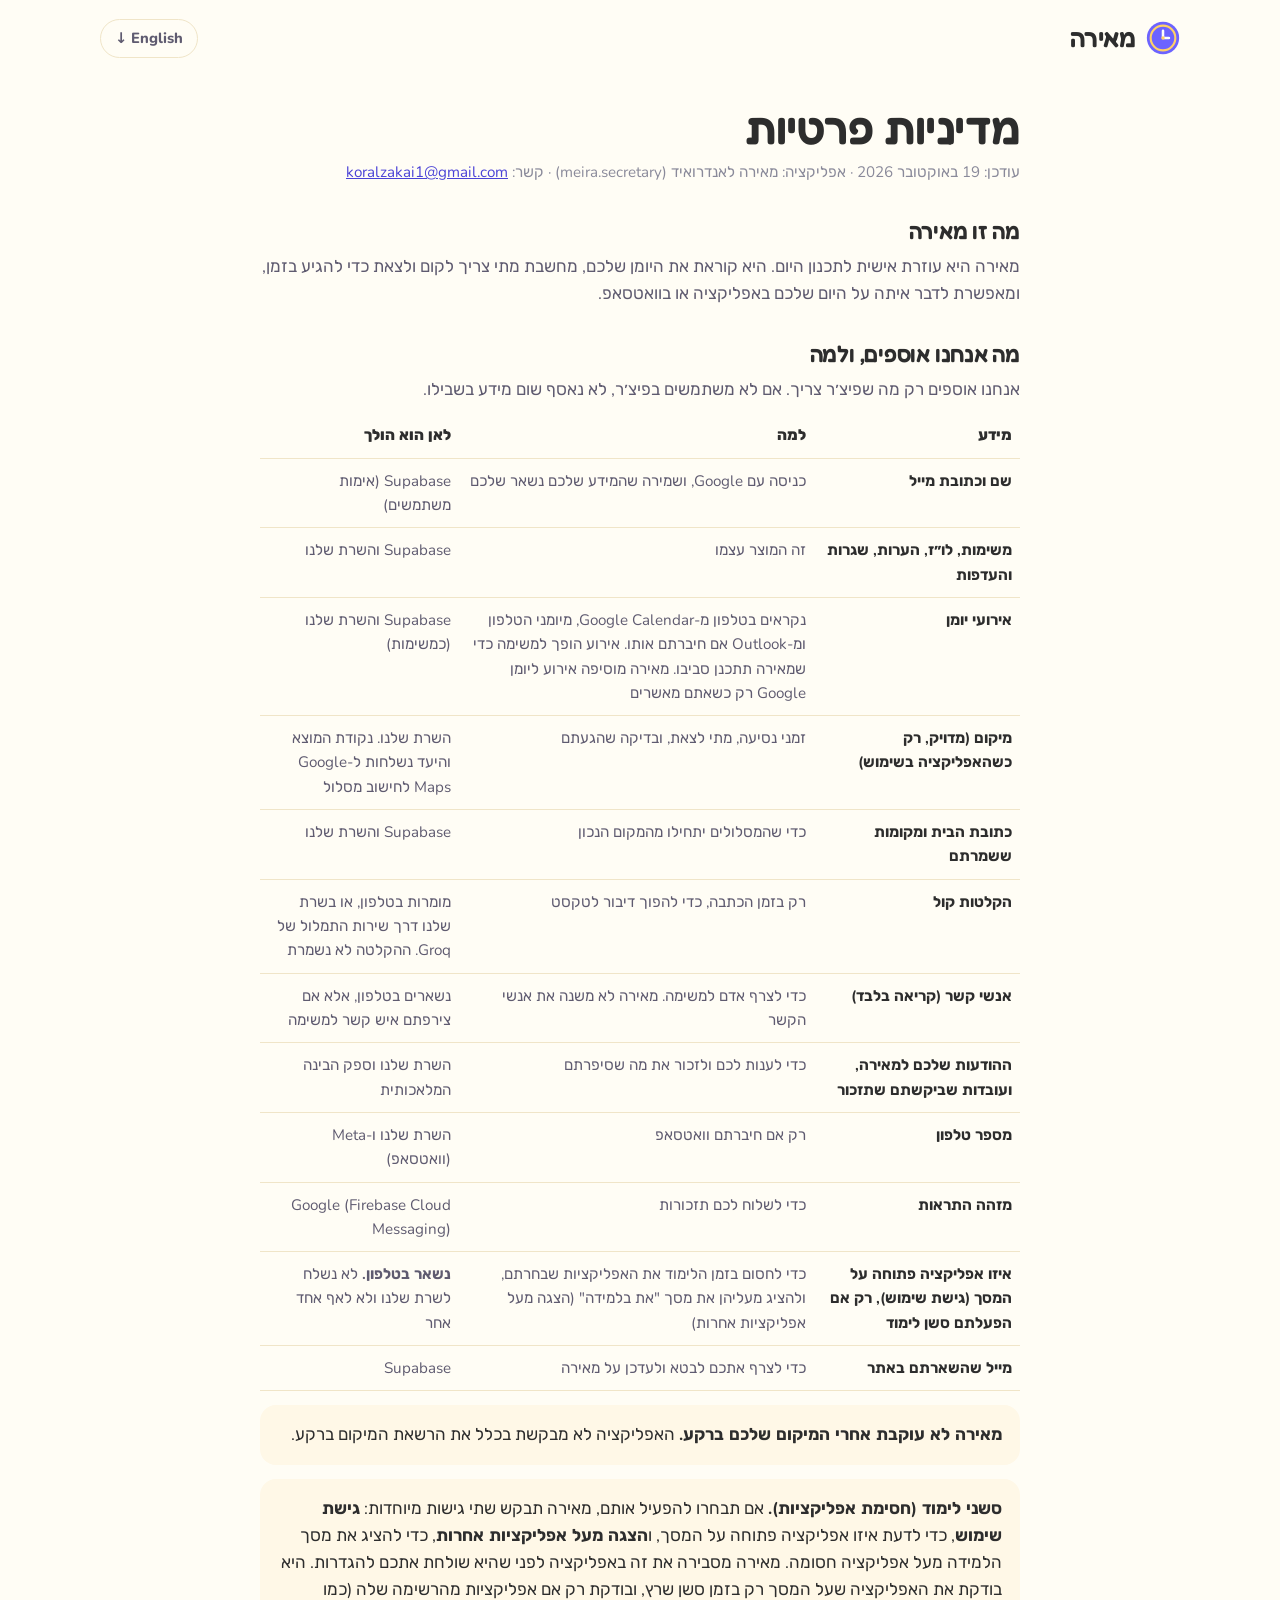
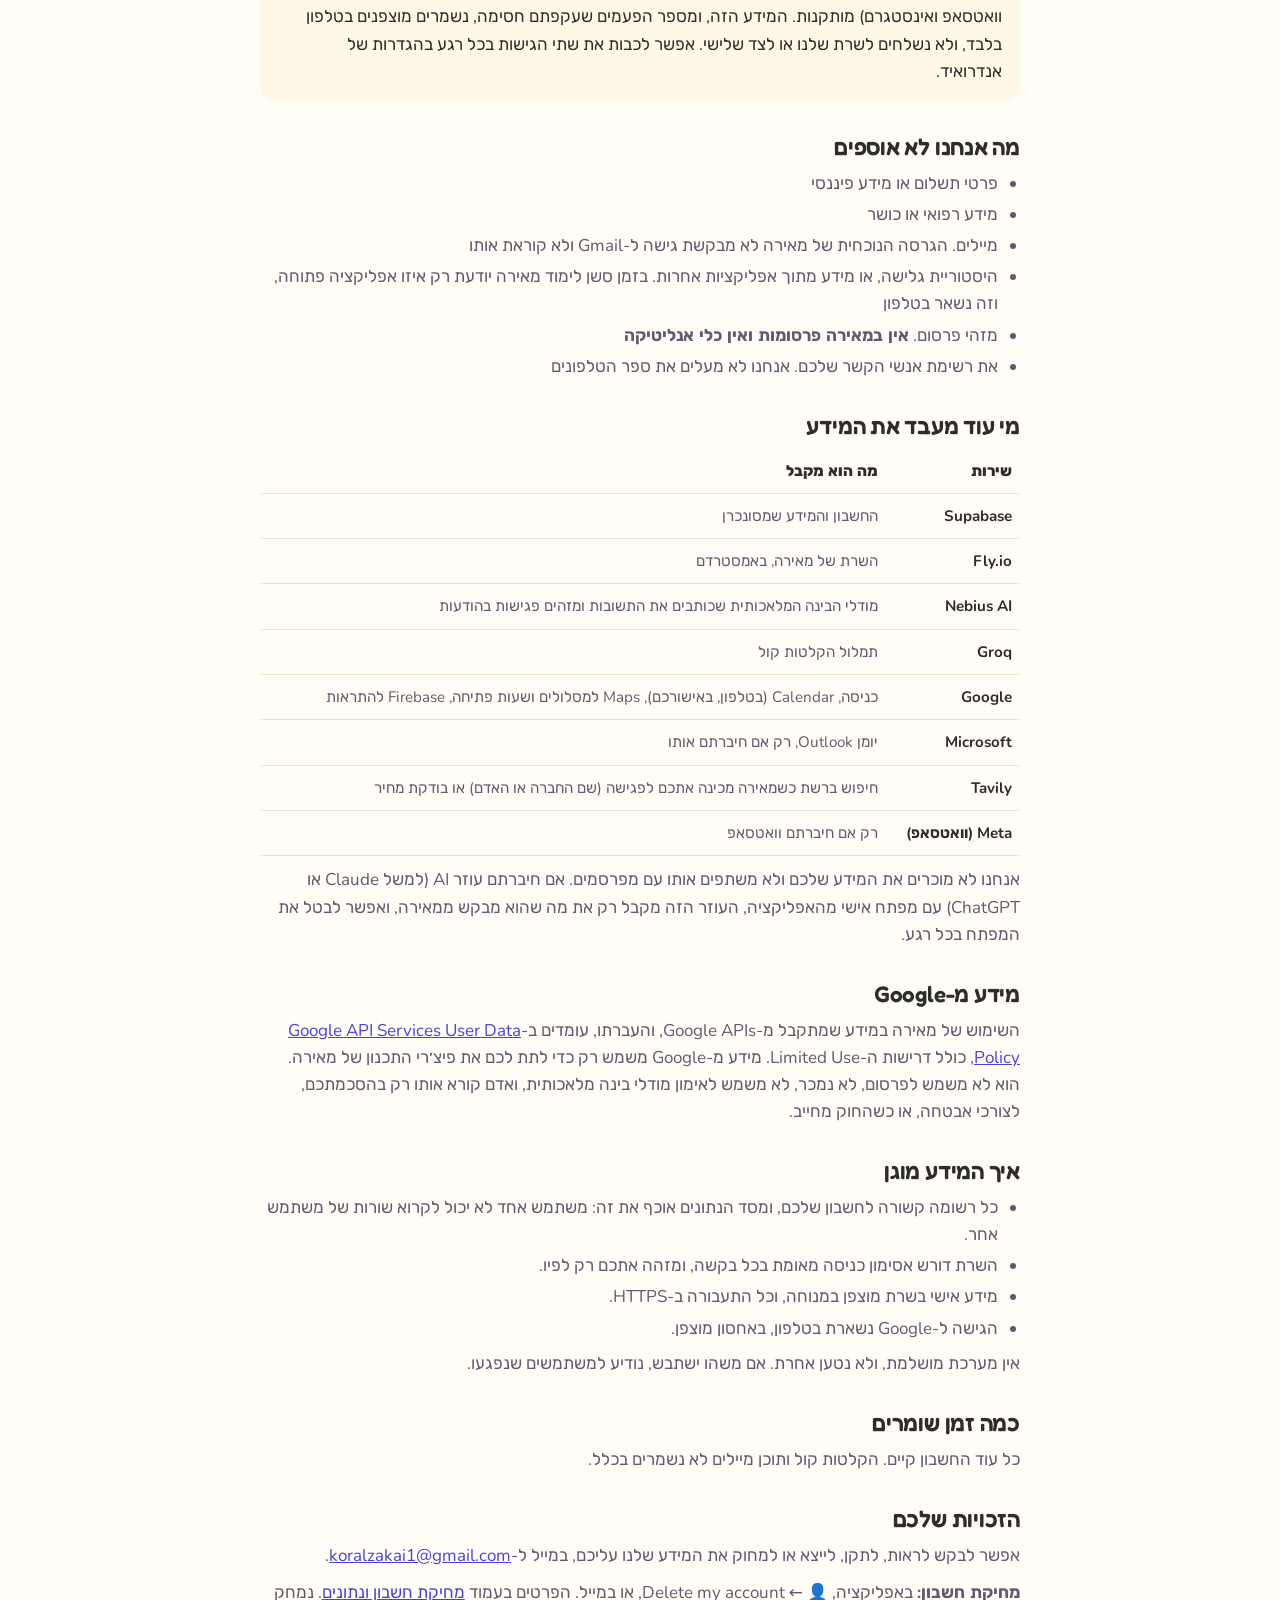
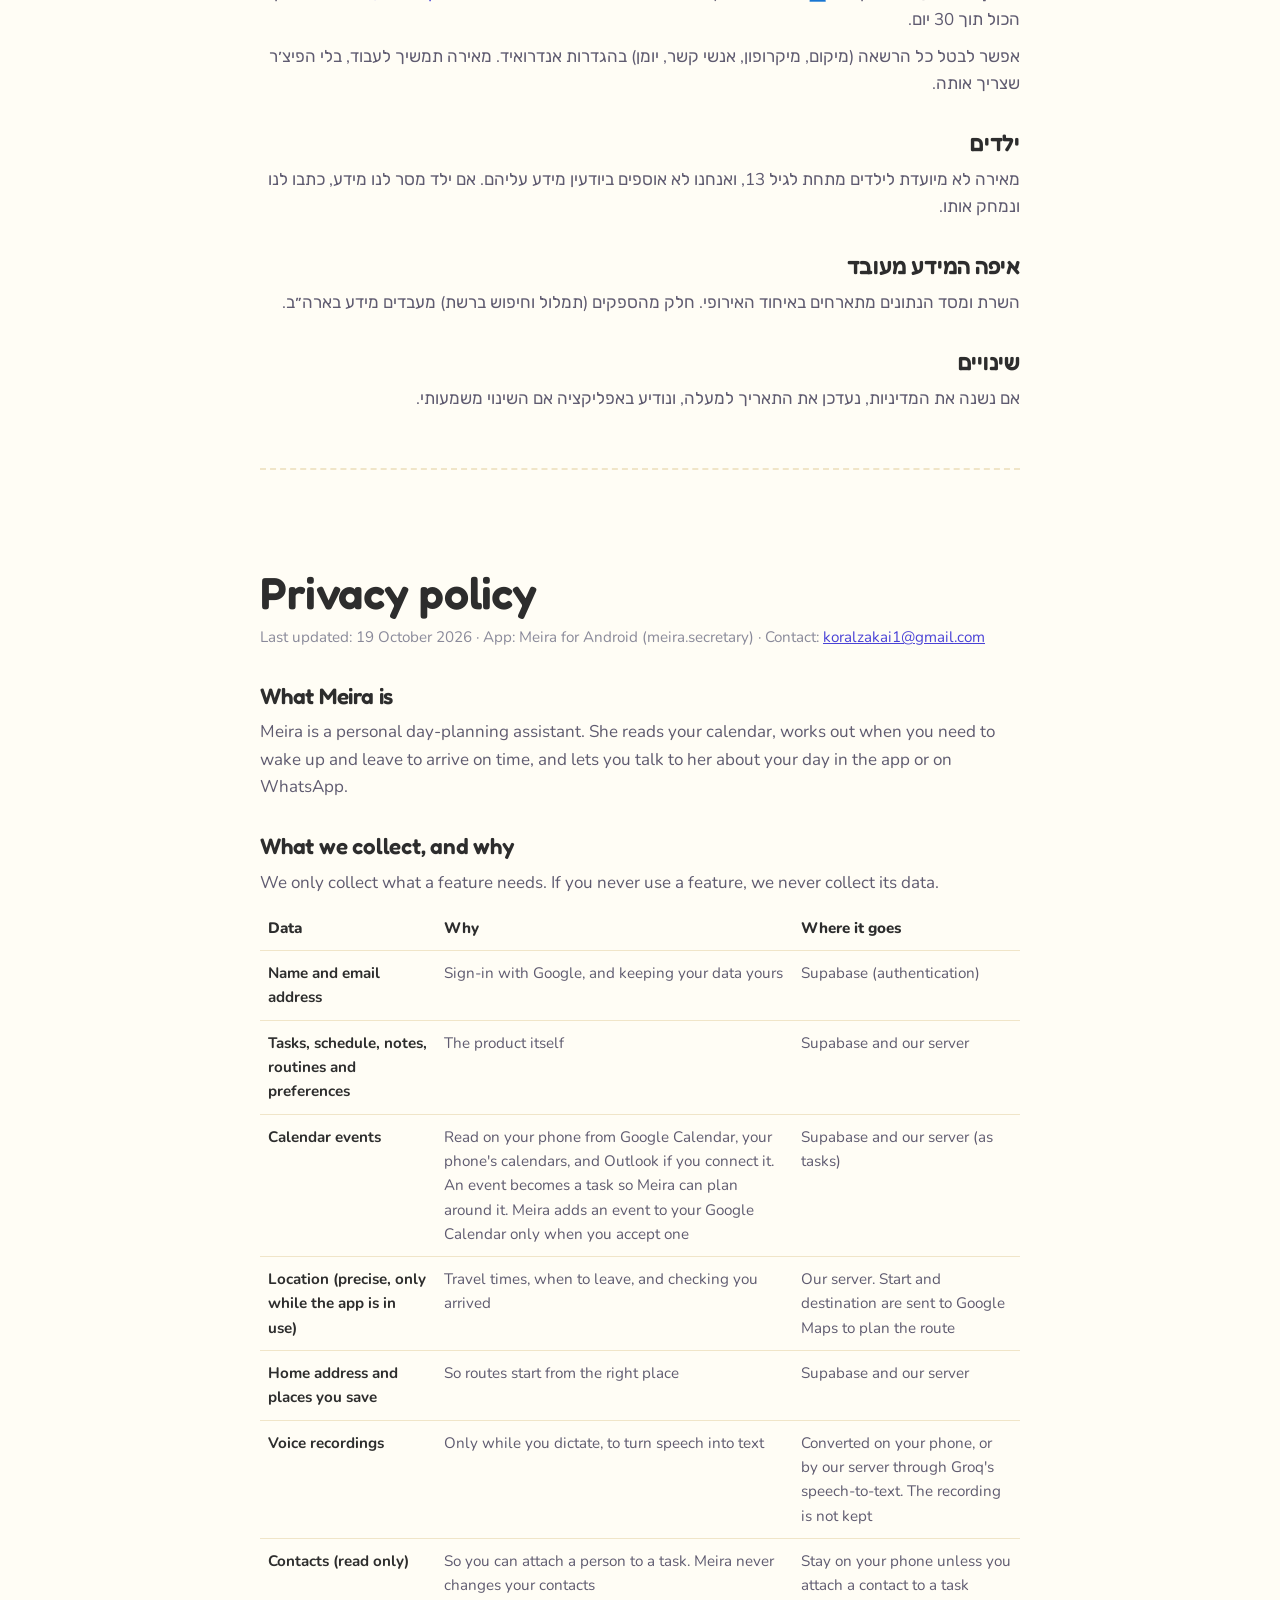
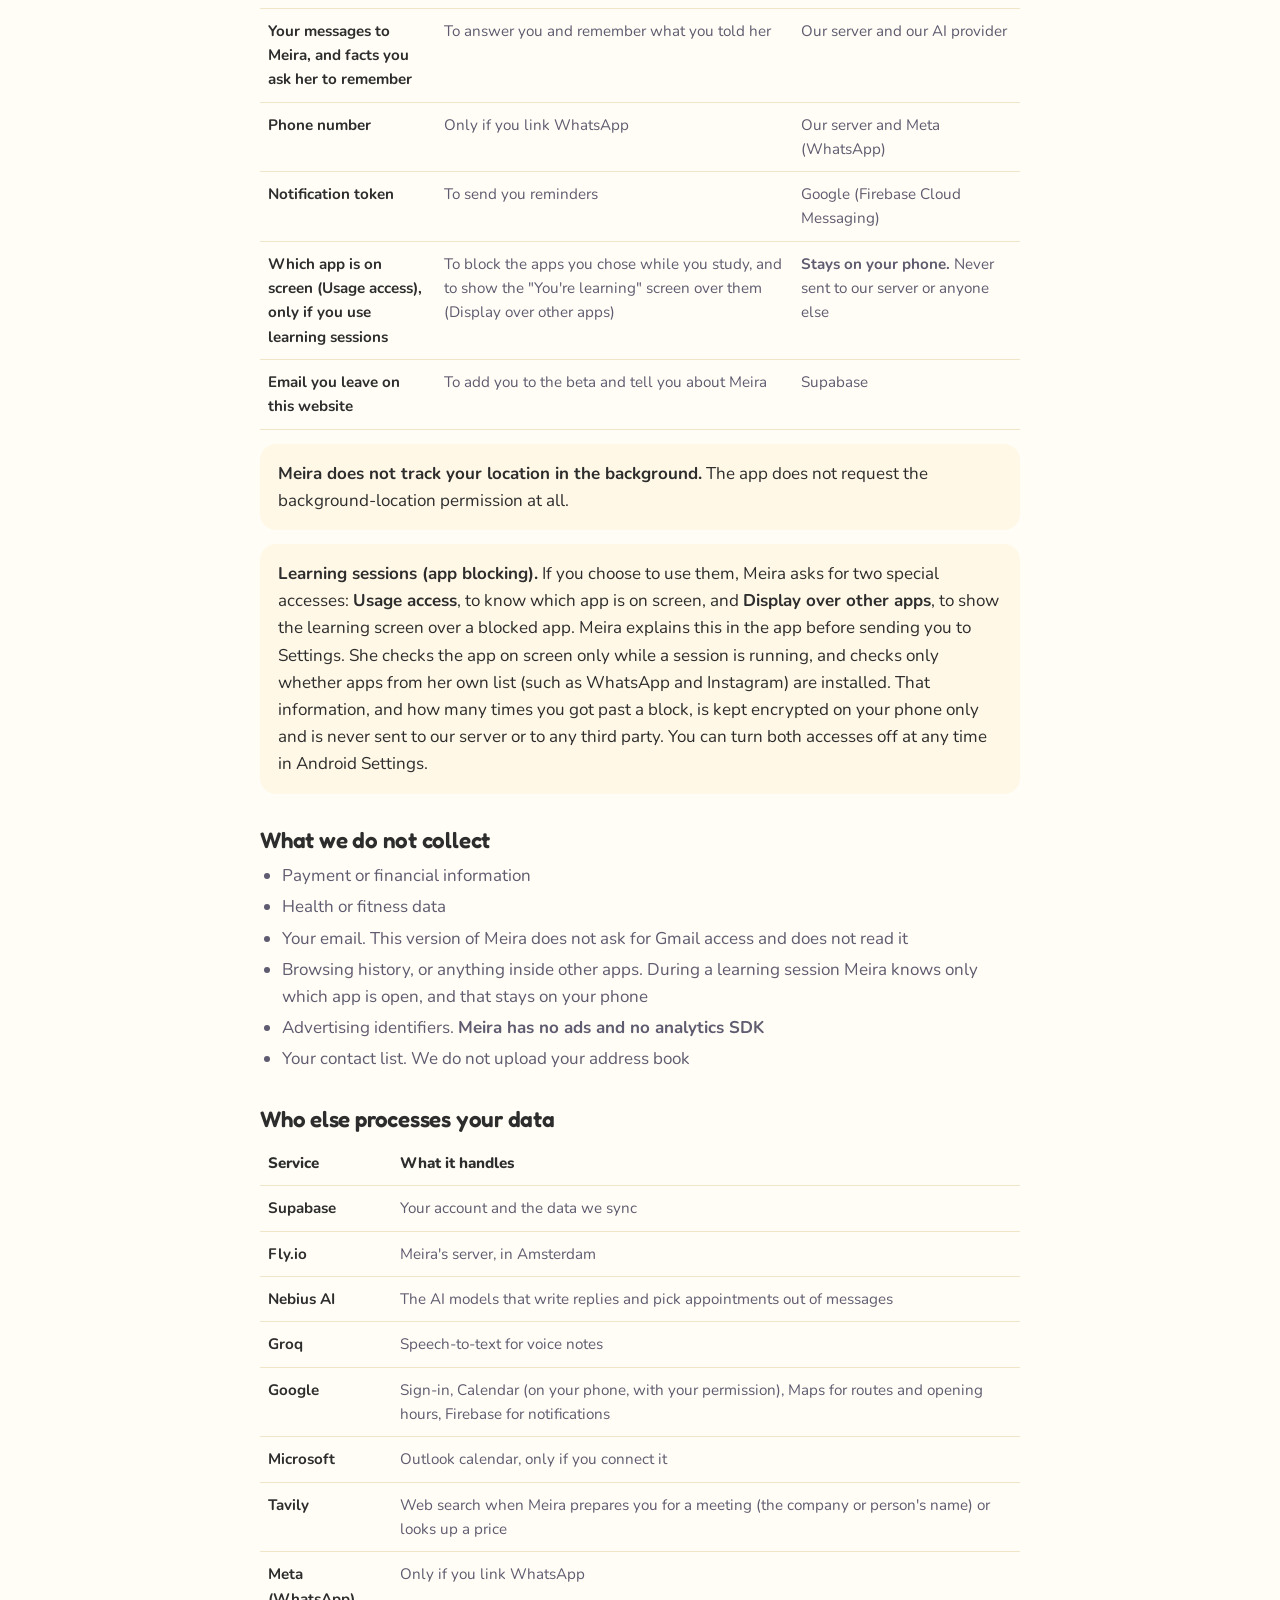
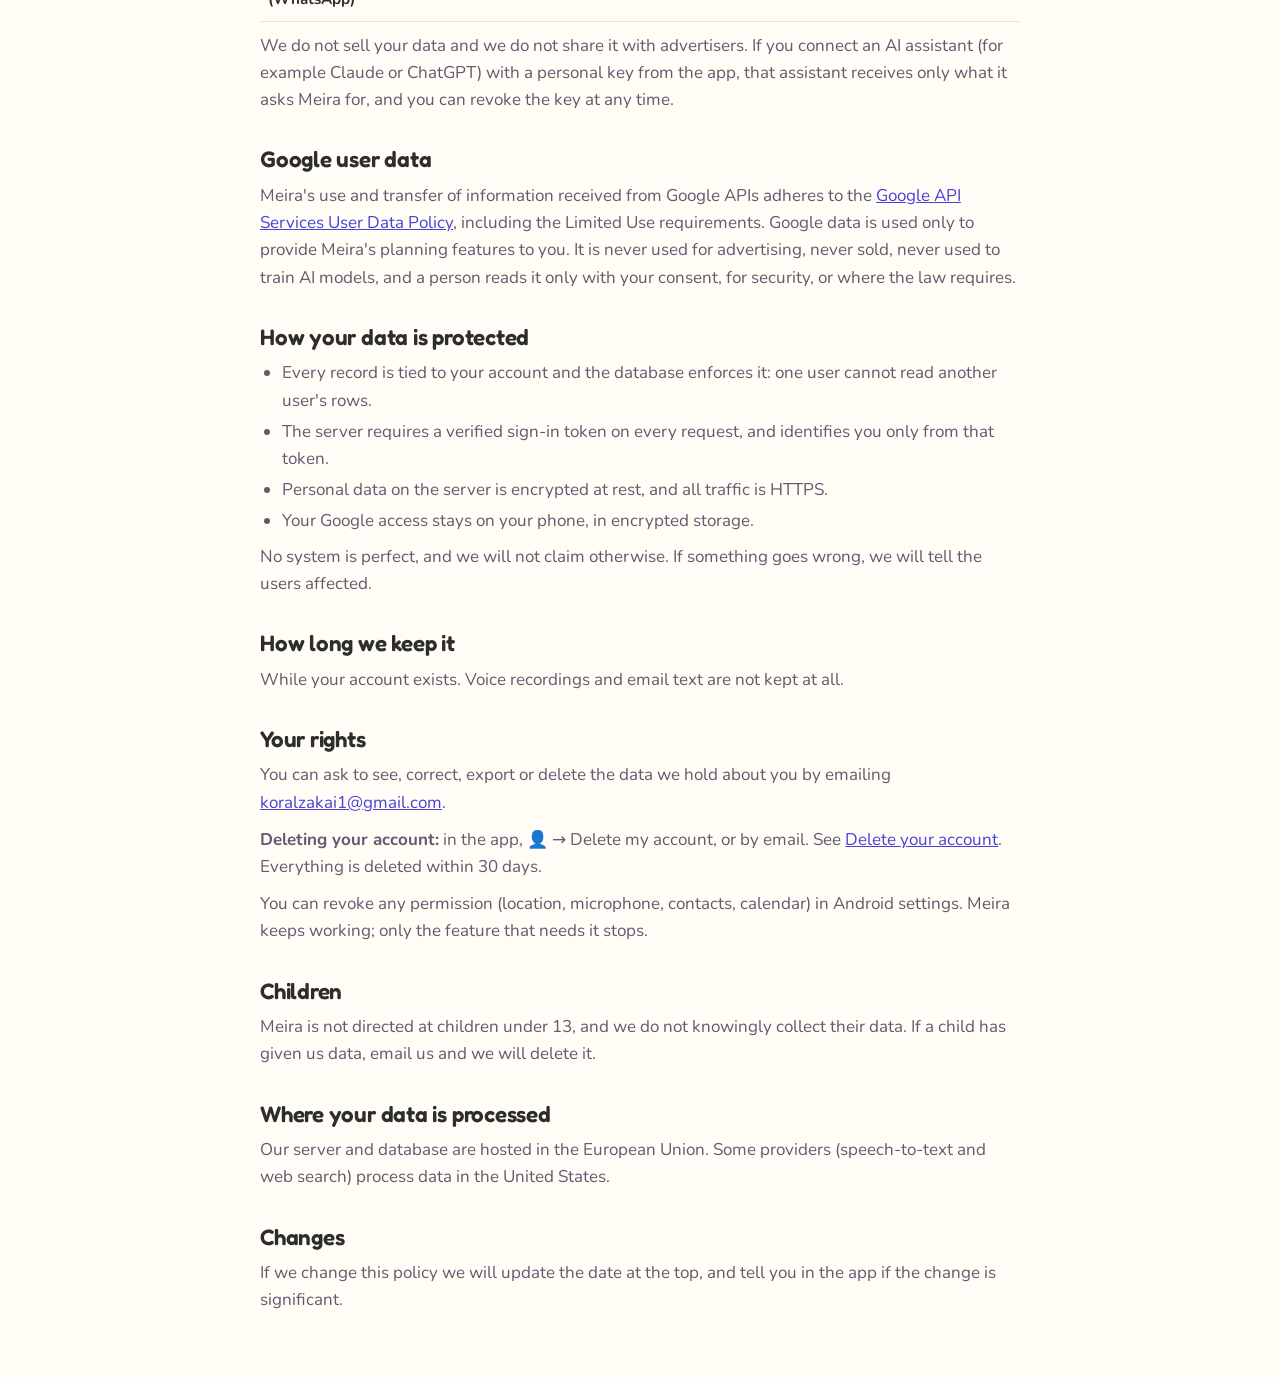
<file: privacy.html>
<!doctype html>
<html lang="he" dir="rtl">
<head>
<meta charset="utf-8">
<meta name="viewport" content="width=device-width, initial-scale=1, viewport-fit=cover">
<title>מדיניות פרטיות — מאירה · Privacy policy — Meira</title>
<meta name="description" content="מה מאירה אוספת, למה, ואיך מוחקים. What Meira collects, why, and how to delete it.">
<link rel="canonical" href="https://meirasecretary.github.io/privacy.html">
<meta name="theme-color" content="#FFFDF5">
<link rel="icon" href="favicon.svg" type="image/svg+xml">
<link rel="preconnect" href="https://fonts.googleapis.com">
<link rel="preconnect" href="https://fonts.gstatic.com" crossorigin>
<link rel="stylesheet" href="https://fonts.googleapis.com/css2?family=DM+Mono:wght@400;500&family=Fredoka:wght@500;600&family=Nunito:wght@400;600;700;800&family=Rubik:wght@400;500;700;800&family=Varela+Round&display=swap">
<link rel="stylesheet" href="style.css">
</head>
<body>
<div class="wrap">
  <nav class="nav" aria-label="ראשי">
    <a class="brand" href="./">
      <img class="coin" src="favicon.svg" alt="">
      <span class="brand-name">מאירה</span>
    </a>
    <div class="nav-right">
      <a class="lang" href="#en" hreflang="en" lang="en">English ↓</a>
    </div>
  </nav>
</div>

<main class="doc" id="he">
  <h1>מדיניות פרטיות</h1>
  <p class="meta">עודכן: 19 באוקטובר 2026 · אפליקציה: מאירה לאנדרואיד (<span dir="ltr">meira.secretary</span>) · קשר: <a href="mailto:koralzakai1@gmail.com">koralzakai1@gmail.com</a></p>

  <h2>מה זו מאירה</h2>
  <p>מאירה היא עוזרת אישית לתכנון היום. היא קוראת את היומן שלכם, מחשבת מתי צריך לקום ולצאת כדי להגיע בזמן, ומאפשרת לדבר איתה על היום שלכם באפליקציה או בוואטסאפ.</p>

  <h2>מה אנחנו אוספים, ולמה</h2>
  <p>אנחנו אוספים רק מה שפיצ׳ר צריך. אם לא משתמשים בפיצ׳ר, לא נאסף שום מידע בשבילו.</p>
  <table>
    <thead><tr><th>מידע</th><th>למה</th><th>לאן הוא הולך</th></tr></thead>
    <tbody>
      <tr><td>שם וכתובת מייל</td><td>כניסה עם Google, ושמירה שהמידע שלכם נשאר שלכם</td><td>Supabase (אימות משתמשים)</td></tr>
      <tr><td>משימות, לו״ז, הערות, שגרות והעדפות</td><td>זה המוצר עצמו</td><td>Supabase והשרת שלנו</td></tr>
      <tr><td>אירועי יומן</td><td>נקראים בטלפון מ-Google Calendar, מיומני הטלפון ומ-Outlook אם חיברתם אותו. אירוע הופך למשימה כדי שמאירה תתכנן סביבו. מאירה מוסיפה אירוע ליומן Google רק כשאתם מאשרים</td><td>Supabase והשרת שלנו (כמשימות)</td></tr>
      <tr><td>מיקום (מדויק, רק כשהאפליקציה בשימוש)</td><td>זמני נסיעה, מתי לצאת, ובדיקה שהגעתם</td><td>השרת שלנו. נקודת המוצא והיעד נשלחות ל-Google Maps לחישוב מסלול</td></tr>
      <tr><td>כתובת הבית ומקומות ששמרתם</td><td>כדי שהמסלולים יתחילו מהמקום הנכון</td><td>Supabase והשרת שלנו</td></tr>
      <tr><td>הקלטות קול</td><td>רק בזמן הכתבה, כדי להפוך דיבור לטקסט</td><td>מומרות בטלפון, או בשרת שלנו דרך שירות התמלול של Groq. ההקלטה לא נשמרת</td></tr>
      <tr><td>אנשי קשר (קריאה בלבד)</td><td>כדי לצרף אדם למשימה. מאירה לא משנה את אנשי הקשר</td><td>נשארים בטלפון, אלא אם צירפתם איש קשר למשימה</td></tr>
      <tr><td>ההודעות שלכם למאירה, ועובדות שביקשתם שתזכור</td><td>כדי לענות לכם ולזכור את מה שסיפרתם</td><td>השרת שלנו וספק הבינה המלאכותית</td></tr>
      <tr><td>מספר טלפון</td><td>רק אם חיברתם וואטסאפ</td><td>השרת שלנו ו-Meta (וואטסאפ)</td></tr>
      <tr><td>מזהה התראות</td><td>כדי לשלוח לכם תזכורות</td><td>Google (Firebase Cloud Messaging)</td></tr>
      <tr><td>איזו אפליקציה פתוחה על המסך (גישת שימוש), רק אם הפעלתם סשן לימוד</td><td>כדי לחסום בזמן הלימוד את האפליקציות שבחרתם, ולהציג מעליהן את מסך "את בלמידה" (הצגה מעל אפליקציות אחרות)</td><td><b>נשאר בטלפון.</b> לא נשלח לשרת שלנו ולא לאף אחד אחר</td></tr>
      <tr><td>מייל שהשארתם באתר</td><td>כדי לצרף אתכם לבטא ולעדכן על מאירה</td><td>Supabase</td></tr>
    </tbody>
  </table>
  <div class="box"><b>מאירה לא עוקבת אחרי המיקום שלכם ברקע.</b> האפליקציה לא מבקשת בכלל את הרשאת המיקום ברקע.</div>
  <div class="box"><b>סשני לימוד (חסימת אפליקציות).</b> אם תבחרו להפעיל אותם, מאירה תבקש שתי גישות מיוחדות: <b>גישת שימוש</b>, כדי לדעת איזו אפליקציה פתוחה על המסך, ו<b>הצגה מעל אפליקציות אחרות</b>, כדי להציג את מסך הלמידה מעל אפליקציה חסומה. מאירה מסבירה את זה באפליקציה לפני שהיא שולחת אתכם להגדרות. היא בודקת את האפליקציה שעל המסך רק בזמן סשן שרץ, ובודקת רק אם אפליקציות מהרשימה שלה (כמו וואטסאפ ואינסטגרם) מותקנות. המידע הזה, ומספר הפעמים שעקפתם חסימה, נשמרים מוצפנים בטלפון בלבד, ולא נשלחים לשרת שלנו או לצד שלישי. אפשר לכבות את שתי הגישות בכל רגע בהגדרות של אנדרואיד.</div>

  <h2>מה אנחנו לא אוספים</h2>
  <ul>
    <li>פרטי תשלום או מידע פיננסי</li>
    <li>מידע רפואי או כושר</li>
    <li>מיילים. הגרסה הנוכחית של מאירה לא מבקשת גישה ל-Gmail ולא קוראת אותו</li>
    <li>היסטוריית גלישה, או מידע מתוך אפליקציות אחרות. בזמן סשן לימוד מאירה יודעת רק איזו אפליקציה פתוחה, וזה נשאר בטלפון</li>
    <li>מזהי פרסום. <b>אין במאירה פרסומות ואין כלי אנליטיקה</b></li>
    <li>את רשימת אנשי הקשר שלכם. אנחנו לא מעלים את ספר הטלפונים</li>
  </ul>

  <h2>מי עוד מעבד את המידע</h2>
  <table>
    <thead><tr><th>שירות</th><th>מה הוא מקבל</th></tr></thead>
    <tbody>
      <tr><td>Supabase</td><td>החשבון והמידע שמסונכרן</td></tr>
      <tr><td>Fly.io</td><td>השרת של מאירה, באמסטרדם</td></tr>
      <tr><td>Nebius AI</td><td>מודלי הבינה המלאכותית שכותבים את התשובות ומזהים פגישות בהודעות</td></tr>
      <tr><td>Groq</td><td>תמלול הקלטות קול</td></tr>
      <tr><td>Google</td><td>כניסה, Calendar (בטלפון, באישורכם), Maps למסלולים ושעות פתיחה, Firebase להתראות</td></tr>
      <tr><td>Microsoft</td><td>יומן Outlook, רק אם חיברתם אותו</td></tr>
      <tr><td>Tavily</td><td>חיפוש ברשת כשמאירה מכינה אתכם לפגישה (שם החברה או האדם) או בודקת מחיר</td></tr>
      <tr><td>Meta (וואטסאפ)</td><td>רק אם חיברתם וואטסאפ</td></tr>
    </tbody>
  </table>
  <p>אנחנו לא מוכרים את המידע שלכם ולא משתפים אותו עם מפרסמים. אם חיברתם עוזר AI (למשל Claude או ChatGPT) עם מפתח אישי מהאפליקציה, העוזר הזה מקבל רק את מה שהוא מבקש ממאירה, ואפשר לבטל את המפתח בכל רגע.</p>

  <h2>מידע מ-Google</h2>
  <p>השימוש של מאירה במידע שמתקבל מ-Google APIs, והעברתו, עומדים ב-<a href="https://developers.google.com/terms/api-services-user-data-policy">Google API Services User Data Policy</a>, כולל דרישות ה-Limited Use. מידע מ-Google משמש רק כדי לתת לכם את פיצ׳רי התכנון של מאירה. הוא לא משמש לפרסום, לא נמכר, לא משמש לאימון מודלי בינה מלאכותית, ואדם קורא אותו רק בהסכמתכם, לצורכי אבטחה, או כשהחוק מחייב.</p>

  <h2>איך המידע מוגן</h2>
  <ul>
    <li>כל רשומה קשורה לחשבון שלכם, ומסד הנתונים אוכף את זה: משתמש אחד לא יכול לקרוא שורות של משתמש אחר.</li>
    <li>השרת דורש אסימון כניסה מאומת בכל בקשה, ומזהה אתכם רק לפיו.</li>
    <li>מידע אישי בשרת מוצפן במנוחה, וכל התעבורה ב-HTTPS.</li>
    <li>הגישה ל-Google נשארת בטלפון, באחסון מוצפן.</li>
  </ul>
  <p>אין מערכת מושלמת, ולא נטען אחרת. אם משהו ישתבש, נודיע למשתמשים שנפגעו.</p>

  <h2>כמה זמן שומרים</h2>
  <p>כל עוד החשבון קיים. הקלטות קול ותוכן מיילים לא נשמרים בכלל.</p>

  <h2>הזכויות שלכם</h2>
  <p>אפשר לבקש לראות, לתקן, לייצא או למחוק את המידע שלנו עליכם, במייל ל-<a href="mailto:koralzakai1@gmail.com">koralzakai1@gmail.com</a>.</p>
  <p><b>מחיקת חשבון:</b> באפליקציה, 👤 ← Delete my account, או במייל. הפרטים בעמוד <a href="delete-account.html">מחיקת חשבון ונתונים</a>. נמחק הכול תוך 30 יום.</p>
  <p>אפשר לבטל כל הרשאה (מיקום, מיקרופון, אנשי קשר, יומן) בהגדרות אנדרואיד. מאירה תמשיך לעבוד, בלי הפיצ׳ר שצריך אותה.</p>

  <h2>ילדים</h2>
  <p>מאירה לא מיועדת לילדים מתחת לגיל 13, ואנחנו לא אוספים ביודעין מידע עליהם. אם ילד מסר לנו מידע, כתבו לנו ונמחק אותו.</p>

  <h2>איפה המידע מעובד</h2>
  <p>השרת ומסד הנתונים מתארחים באיחוד האירופי. חלק מהספקים (תמלול וחיפוש ברשת) מעבדים מידע בארה״ב.</p>

  <h2>שינויים</h2>
  <p>אם נשנה את המדיניות, נעדכן את התאריך למעלה, ונודיע באפליקציה אם השינוי משמעותי.</p>

  <hr>
</main>

<main class="doc" id="en" lang="en" dir="ltr">
  <h1>Privacy policy</h1>
  <p class="meta">Last updated: 19 October 2026 · App: Meira for Android (meira.secretary) · Contact: <a href="mailto:koralzakai1@gmail.com">koralzakai1@gmail.com</a></p>

  <h2>What Meira is</h2>
  <p>Meira is a personal day-planning assistant. She reads your calendar, works out when you need to wake up and leave to arrive on time, and lets you talk to her about your day in the app or on WhatsApp.</p>

  <h2>What we collect, and why</h2>
  <p>We only collect what a feature needs. If you never use a feature, we never collect its data.</p>
  <table>
    <thead><tr><th>Data</th><th>Why</th><th>Where it goes</th></tr></thead>
    <tbody>
      <tr><td>Name and email address</td><td>Sign-in with Google, and keeping your data yours</td><td>Supabase (authentication)</td></tr>
      <tr><td>Tasks, schedule, notes, routines and preferences</td><td>The product itself</td><td>Supabase and our server</td></tr>
      <tr><td>Calendar events</td><td>Read on your phone from Google Calendar, your phone's calendars, and Outlook if you connect it. An event becomes a task so Meira can plan around it. Meira adds an event to your Google Calendar only when you accept one</td><td>Supabase and our server (as tasks)</td></tr>
      <tr><td>Location (precise, only while the app is in use)</td><td>Travel times, when to leave, and checking you arrived</td><td>Our server. Start and destination are sent to Google Maps to plan the route</td></tr>
      <tr><td>Home address and places you save</td><td>So routes start from the right place</td><td>Supabase and our server</td></tr>
      <tr><td>Voice recordings</td><td>Only while you dictate, to turn speech into text</td><td>Converted on your phone, or by our server through Groq's speech-to-text. The recording is not kept</td></tr>
      <tr><td>Contacts (read only)</td><td>So you can attach a person to a task. Meira never changes your contacts</td><td>Stay on your phone unless you attach a contact to a task</td></tr>
      <tr><td>Your messages to Meira, and facts you ask her to remember</td><td>To answer you and remember what you told her</td><td>Our server and our AI provider</td></tr>
      <tr><td>Phone number</td><td>Only if you link WhatsApp</td><td>Our server and Meta (WhatsApp)</td></tr>
      <tr><td>Notification token</td><td>To send you reminders</td><td>Google (Firebase Cloud Messaging)</td></tr>
      <tr><td>Which app is on screen (Usage access), only if you use learning sessions</td><td>To block the apps you chose while you study, and to show the "You're learning" screen over them (Display over other apps)</td><td><b>Stays on your phone.</b> Never sent to our server or anyone else</td></tr>
      <tr><td>Email you leave on this website</td><td>To add you to the beta and tell you about Meira</td><td>Supabase</td></tr>
    </tbody>
  </table>
  <div class="box"><b>Meira does not track your location in the background.</b> The app does not request the background-location permission at all.</div>
  <div class="box"><b>Learning sessions (app blocking).</b> If you choose to use them, Meira asks for two special accesses: <b>Usage access</b>, to know which app is on screen, and <b>Display over other apps</b>, to show the learning screen over a blocked app. Meira explains this in the app before sending you to Settings. She checks the app on screen only while a session is running, and checks only whether apps from her own list (such as WhatsApp and Instagram) are installed. That information, and how many times you got past a block, is kept encrypted on your phone only and is never sent to our server or to any third party. You can turn both accesses off at any time in Android Settings.</div>

  <h2>What we do not collect</h2>
  <ul>
    <li>Payment or financial information</li>
    <li>Health or fitness data</li>
    <li>Your email. This version of Meira does not ask for Gmail access and does not read it</li>
    <li>Browsing history, or anything inside other apps. During a learning session Meira knows only which app is open, and that stays on your phone</li>
    <li>Advertising identifiers. <b>Meira has no ads and no analytics SDK</b></li>
    <li>Your contact list. We do not upload your address book</li>
  </ul>

  <h2>Who else processes your data</h2>
  <table>
    <thead><tr><th>Service</th><th>What it handles</th></tr></thead>
    <tbody>
      <tr><td>Supabase</td><td>Your account and the data we sync</td></tr>
      <tr><td>Fly.io</td><td>Meira's server, in Amsterdam</td></tr>
      <tr><td>Nebius AI</td><td>The AI models that write replies and pick appointments out of messages</td></tr>
      <tr><td>Groq</td><td>Speech-to-text for voice notes</td></tr>
      <tr><td>Google</td><td>Sign-in, Calendar (on your phone, with your permission), Maps for routes and opening hours, Firebase for notifications</td></tr>
      <tr><td>Microsoft</td><td>Outlook calendar, only if you connect it</td></tr>
      <tr><td>Tavily</td><td>Web search when Meira prepares you for a meeting (the company or person's name) or looks up a price</td></tr>
      <tr><td>Meta (WhatsApp)</td><td>Only if you link WhatsApp</td></tr>
    </tbody>
  </table>
  <p>We do not sell your data and we do not share it with advertisers. If you connect an AI assistant (for example Claude or ChatGPT) with a personal key from the app, that assistant receives only what it asks Meira for, and you can revoke the key at any time.</p>

  <h2>Google user data</h2>
  <p>Meira's use and transfer of information received from Google APIs adheres to the <a href="https://developers.google.com/terms/api-services-user-data-policy">Google API Services User Data Policy</a>, including the Limited Use requirements. Google data is used only to provide Meira's planning features to you. It is never used for advertising, never sold, never used to train AI models, and a person reads it only with your consent, for security, or where the law requires.</p>

  <h2>How your data is protected</h2>
  <ul>
    <li>Every record is tied to your account and the database enforces it: one user cannot read another user's rows.</li>
    <li>The server requires a verified sign-in token on every request, and identifies you only from that token.</li>
    <li>Personal data on the server is encrypted at rest, and all traffic is HTTPS.</li>
    <li>Your Google access stays on your phone, in encrypted storage.</li>
  </ul>
  <p>No system is perfect, and we will not claim otherwise. If something goes wrong, we will tell the users affected.</p>

  <h2>How long we keep it</h2>
  <p>While your account exists. Voice recordings and email text are not kept at all.</p>

  <h2>Your rights</h2>
  <p>You can ask to see, correct, export or delete the data we hold about you by emailing <a href="mailto:koralzakai1@gmail.com">koralzakai1@gmail.com</a>.</p>
  <p><b>Deleting your account:</b> in the app, 👤 → Delete my account, or by email. See <a href="delete-account.html#en">Delete your account</a>. Everything is deleted within 30 days.</p>
  <p>You can revoke any permission (location, microphone, contacts, calendar) in Android settings. Meira keeps working; only the feature that needs it stops.</p>

  <h2>Children</h2>
  <p>Meira is not directed at children under 13, and we do not knowingly collect their data. If a child has given us data, email us and we will delete it.</p>

  <h2>Where your data is processed</h2>
  <p>Our server and database are hosted in the European Union. Some providers (speech-to-text and web search) process data in the United States.</p>

  <h2>Changes</h2>
  <p>If we change this policy we will update the date at the top, and tell you in the app if the change is significant.</p>
</main>
</body>
</html>
</file>
<file: style.css>
/* Meira site — shared by / (Hebrew) and /en/ (English). */
:root {
  --bg: #FFFDF5;
  --card: #FFF8E7;
  --surface: #FFFFFF;
  --ink: #2D2D2D;
  --ink-2: #5F5B70;
  --ink-3: #8A8A9A;
  --line: #F0E5C8;
  --yellow: #FFD166;
  --yellow-deep: #F2B53B;
  --yellow-ink: #2D2D2D;
  --purple: #6C63FF;
  --purple-soft: #EFEEFF;
  --purple-ink: #4A42D6;
  --green: #06D6A0;
  --green-ink: #047A5C;
  --orange: #FF9F1C;
  --orange-ink: #B25F00;
  --red: #EF476F;
  --red-ink: #C22A50;
  --shadow: 0 10px 30px rgba(108, 99, 255, .08), 0 2px 6px rgba(45, 45, 45, .05);
  --shadow-lift: 0 18px 44px rgba(108, 99, 255, .14), 0 4px 10px rgba(45, 45, 45, .06);
  --phone: #2D2D2D;
  --radius: 16px;
  --f-display: "Fredoka", "Varela Round", "Nunito", ui-rounded, system-ui, sans-serif;
  --f-body: "Nunito", "Rubik", ui-rounded, system-ui, -apple-system, "Segoe UI", sans-serif;
  --f-mono: "DM Mono", ui-monospace, "SF Mono", Menlo, monospace;
}
@media (prefers-color-scheme: dark) {
  :root:not([data-theme="light"]) {
    color-scheme: dark;
    --bg: #1A1A2E;
    --card: #252542;
    --surface: #2C2C4E;
    --ink: #F5F3FF;
    --ink-2: #B9B7D2;
    --ink-3: #8F8DAD;
    --line: #36365C;
    --purple: #8C85FF;
    --purple-soft: #2E2A5A;
    --purple-ink: #B7B2FF;
    --green-ink: #3BE3B6;
    --orange-ink: #FFB65C;
    --red-ink: #FF7C9A;
    --shadow: 0 10px 30px rgba(0, 0, 0, .28);
    --shadow-lift: 0 18px 44px rgba(0, 0, 0, .38);
    --phone: #0F0F1E;
  }
}
:root[data-theme="dark"] {
  color-scheme: dark;
  --bg: #1A1A2E;
  --card: #252542;
  --surface: #2C2C4E;
  --ink: #F5F3FF;
  --ink-2: #B9B7D2;
  --ink-3: #8F8DAD;
  --line: #36365C;
  --purple: #8C85FF;
  --purple-soft: #2E2A5A;
  --purple-ink: #B7B2FF;
  --green-ink: #3BE3B6;
  --orange-ink: #FFB65C;
  --red-ink: #FF7C9A;
  --shadow: 0 10px 30px rgba(0, 0, 0, .28);
  --shadow-lift: 0 18px 44px rgba(0, 0, 0, .38);
  --phone: #0F0F1E;
}

* { box-sizing: border-box; }
/* `hidden` must win over component display rules (.note is display:flex) —
   otherwise a stale fallback note stays on screen after the plan changes. */
[hidden] { display: none !important; }
/* Visually hidden but read by screen readers. Not left:-9999px — in a
   right-to-left page that offset is scrollable and the page becomes 10,000px wide. */
.sr-only { position: absolute; width: 1px; height: 1px; padding: 0; margin: -1px; overflow: hidden; clip: rect(0, 0, 0, 0); white-space: nowrap; border: 0; }
html { -webkit-text-size-adjust: 100%; scroll-behavior: smooth; }
body {
  margin: 0;
  background: var(--bg);
  color: var(--ink);
  font-family: var(--f-body);
  font-size: 17px;
  line-height: 1.6;
  -webkit-font-smoothing: antialiased;
  overflow-x: hidden;
}
.wrap { max-width: 1120px; margin: 0 auto; padding-inline: 20px; }
h1, h2, h3 { font-family: var(--f-display); font-weight: 600; line-height: 1.1; text-wrap: balance; margin: 0; letter-spacing: -.01em; }
h1 { font-size: clamp(2.4rem, 6vw, 4.1rem); }
h2 { font-size: clamp(1.9rem, 4.2vw, 2.8rem); }
h3 { font-size: 1.25rem; font-weight: 600; }
p { margin: 0; }
.t { font-family: var(--f-mono); font-variant-numeric: tabular-nums; letter-spacing: -.02em; }
.eyebrow {
  font-weight: 800; font-size: .78rem; letter-spacing: .12em; text-transform: uppercase;
  color: var(--purple-ink);
}
.lede { color: var(--ink-2); font-size: 1.15rem; max-width: 34em; }
a { color: var(--purple-ink); }
:focus-visible { outline: 3px solid var(--purple); outline-offset: 3px; border-radius: 8px; }

/* ---------- nav ---------- */
.nav { display: flex; align-items: center; justify-content: space-between; gap: 16px; padding-block: 18px; }
.brand { display: inline-flex; align-items: center; gap: 10px; text-decoration: none; color: var(--ink); }
.brand-name { font-family: var(--f-display); font-weight: 600; font-size: 1.6rem; letter-spacing: -.01em; }
.coin { width: 34px; height: 34px; flex: none; }
.btn {
  appearance: none; border: 0; cursor: pointer; text-decoration: none;
  display: inline-flex; align-items: center; justify-content: center; gap: 8px;
  font-family: var(--f-body); font-weight: 800; font-size: 1rem;
  padding: 13px 22px; border-radius: 999px;
  background: var(--yellow); color: var(--yellow-ink);
  box-shadow: 0 8px 20px rgba(242, 181, 59, .35), inset 0 -3px 0 rgba(0, 0, 0, .08);
  transition: transform .15s ease, box-shadow .15s ease, background .15s ease;
  white-space: nowrap;
}
.btn:hover { background: var(--yellow-deep); transform: translateY(-1px); }
.btn:active { transform: translateY(1px); }
.btn[disabled] { opacity: .7; cursor: progress; transform: none; }
.btn-sm { padding: 10px 18px; font-size: .95rem; }

/* ---------- hero ---------- */
.hero { display: grid; grid-template-columns: 1.08fr .92fr; gap: 48px; align-items: center; padding-block: 36px 72px; }
.hero-copy { display: flex; flex-direction: column; gap: 22px; }
.hero h1 em { font-style: normal; color: var(--purple-ink); }
.hero .fine { color: var(--ink-3); font-size: .92rem; display: flex; flex-wrap: wrap; gap: 6px 16px; }
.hero .fine span { display: inline-flex; align-items: center; gap: 6px; }
.dot { width: 7px; height: 7px; border-radius: 50%; background: var(--green); display: inline-block; }

.signup { display: flex; flex-direction: column; gap: 10px; max-width: 480px; }
.signup-row {
  display: flex; gap: 8px; padding: 6px; border-radius: 999px;
  background: var(--surface); border: 1.5px solid var(--line); box-shadow: var(--shadow);
}
.signup-row:focus-within { border-color: var(--purple); }
.signup input {
  flex: 1; min-width: 0; border: 0; outline: 0; background: transparent; color: var(--ink);
  font: inherit; font-size: 1rem; padding: 8px 14px;
}
.signup input::placeholder { color: var(--ink-3); }
.signup-status { font-size: .95rem; font-weight: 700; min-height: 1.5em; padding-inline-start: 16px; }
.signup-status[data-kind="ok"] { color: var(--green-ink); }
.signup-status[data-kind="error"] { color: var(--red-ink); }
.signup-status[data-kind="info"] { color: var(--ink-2); }

/* ---------- phone ---------- */
.phone-stage { position: relative; display: flex; justify-content: center; }
.phone-stage::before {
  content: ""; position: absolute; inset: 8% -4% 6% 6%;
  background: radial-gradient(60% 60% at 50% 45%, rgba(255, 209, 102, .55), transparent 70%),
              radial-gradient(50% 50% at 70% 70%, rgba(108, 99, 255, .22), transparent 70%);
  filter: blur(8px); z-index: 0;
}
.phone {
  position: relative; z-index: 1; width: 320px; max-width: 100%;
  background: var(--phone); border-radius: 44px; padding: 12px;
  box-shadow: var(--shadow-lift);
}
.screen {
  background: var(--bg); border-radius: 34px; overflow: hidden;
  padding: 14px 14px 18px; display: flex; flex-direction: column; gap: 12px; min-height: 560px;
}
.statusbar { display: flex; justify-content: space-between; font-size: .75rem; font-weight: 800; color: var(--ink-2); padding: 0 8px; }
.notif {
  display: flex; gap: 10px; align-items: flex-start;
  background: var(--surface); border-radius: 18px; padding: 10px 12px; box-shadow: var(--shadow);
  font-size: .86rem; line-height: 1.35;
  animation: drop .7s cubic-bezier(.2, .9, .3, 1.2) .2s both;
}
.notif .coin { width: 28px; height: 28px; }
.notif b { display: block; font-size: .72rem; color: var(--ink-3); font-weight: 800; letter-spacing: .04em; text-transform: uppercase; }
.day-head { display: flex; justify-content: space-between; align-items: baseline; padding: 4px 6px 0; }
.day-head h3 { font-size: 1.05rem; }
.day-head span { font-size: .78rem; color: var(--ink-3); font-weight: 700; }

/* ---------- the backward chain (used in phone and demo) ---------- */
.chain { list-style: none; margin: 0; padding: 0; position: relative; display: flex; flex-direction: column; gap: 6px; }
.chain::before {
  content: ""; position: absolute; inset-inline-start: 49px; top: 14px; bottom: 14px; width: 2px;
  background: linear-gradient(to top, var(--purple), var(--yellow-deep));
  border-radius: 2px; opacity: .55;
}
.step { position: relative; display: grid; grid-template-columns: 42px 16px 1fr; gap: 8px; align-items: center; padding: 6px 8px 6px 0; border-radius: 12px; }
.step .t { font-size: .84rem; font-weight: 500; text-align: end; color: var(--ink-2); }
.step .pin { width: 12px; height: 12px; border-radius: 50%; background: var(--surface); border: 2.5px solid var(--yellow-deep); justify-self: center; position: relative; z-index: 1; }
.step .what { font-size: .86rem; line-height: 1.3; font-weight: 700; }
.step .what small { display: block; font-weight: 600; color: var(--ink-3); font-size: .74rem; }
.step[data-k="wake"] .pin { border-color: var(--orange); }
.step[data-k="leave"] .pin { border-color: var(--orange); background: var(--orange); }
.step[data-k="event"] { background: var(--purple-soft); }
.step[data-k="event"] .pin { border-color: var(--purple); background: var(--purple); }
.step[data-k="event"] .t, .step[data-k="event"] .what { color: var(--purple-ink); }
.phone .step { animation: rise .55s ease both; }
.phone .step:nth-last-child(1) { animation-delay: .5s; }
.phone .step:nth-last-child(2) { animation-delay: .75s; }
.phone .step:nth-last-child(3) { animation-delay: 1s; }
.phone .step:nth-last-child(4) { animation-delay: 1.25s; }
.phone .step:nth-last-child(5) { animation-delay: 1.5s; }
.phone .step:nth-last-child(6) { animation-delay: 1.75s; }
.backlabel {
  display: flex; align-items: center; gap: 6px; font-size: .74rem; font-weight: 800; color: var(--purple-ink);
  padding-inline-start: 34px; letter-spacing: .02em;
}
.brief {
  background: var(--card); border-radius: 14px; padding: 10px 12px; font-size: .8rem; line-height: 1.4; color: var(--ink-2);
  border: 1px dashed var(--line);
}
.brief strong { color: var(--ink); }

@keyframes rise { from { opacity: .2; transform: translateY(8px); } to { opacity: 1; transform: none; } }
@keyframes drop { from { opacity: .2; transform: translateY(-14px) scale(.97); } to { opacity: 1; transform: none; } }

/* ---------- sections ---------- */
section { padding-block: 72px; }
.sec-head { display: flex; flex-direction: column; gap: 14px; max-width: 720px; margin-bottom: 40px; }
.band { background: var(--card); }

.steps { display: grid; grid-template-columns: repeat(3, 1fr); gap: 20px; counter-reset: s; }
.how { display: flex; flex-direction: column; gap: 10px; padding: 26px; border-radius: var(--radius); background: var(--surface); box-shadow: var(--shadow); }
.how::before {
  counter-increment: s; content: counter(s);
  font-family: var(--f-display); font-weight: 600; font-size: 1.05rem;
  width: 36px; height: 36px; border-radius: 50%; display: grid; place-items: center;
  background: var(--yellow); color: var(--yellow-ink); margin-bottom: 6px;
}
.how p { color: var(--ink-2); }

/* ---------- demo ---------- */
.demo { display: grid; grid-template-columns: .9fr 1.1fr; gap: 28px; align-items: start; }
.controls { display: flex; flex-direction: column; gap: 22px; }
.control-label { font-weight: 800; font-size: .82rem; letter-spacing: .08em; text-transform: uppercase; color: var(--ink-3); margin-bottom: 10px; display: block; }
.seg { display: flex; flex-wrap: wrap; gap: 8px; border: 0; margin: 0; padding: 0; min-width: 0; }
.seg legend { padding: 0; }
.seg input { position: absolute; opacity: 0; pointer-events: none; }
.seg label {
  cursor: pointer; padding: 10px 16px; border-radius: 999px; font-weight: 700; font-size: .95rem;
  background: var(--surface); border: 1.5px solid var(--line); color: var(--ink-2);
  transition: background .15s, border-color .15s, color .15s;
  display: inline-flex; align-items: center; gap: 8px;
}
.seg label:hover { border-color: var(--purple); }
.seg input:checked + label { background: var(--purple); border-color: var(--purple); color: #fff; }
.seg input:focus-visible + label { outline: 3px solid var(--purple); outline-offset: 2px; }
.assume { font-size: .92rem; color: var(--ink-2); background: var(--surface); border-radius: var(--radius); padding: 16px 18px; border: 1px solid var(--line); }
.assume ul { margin: 8px 0 0; padding-inline-start: 18px; }
.assume li { margin: 2px 0; }

.result { background: var(--surface); border-radius: 22px; padding: 22px; box-shadow: var(--shadow-lift); display: flex; flex-direction: column; gap: 16px; }
.result-head { display: flex; justify-content: space-between; gap: 12px; align-items: baseline; flex-wrap: wrap; }
.result-head h3 { font-size: 1.3rem; }
.result-head .t { color: var(--ink-3); font-size: .9rem; }
.result .chain::before { inset-inline-start: 57px; }
.result .step { grid-template-columns: 50px 16px 1fr; padding-block: 8px; }
.result .step .t { font-size: .98rem; }
.result .step .what { font-size: 1rem; }
.result .step .what small { font-size: .84rem; }
.note { display: flex; gap: 10px; align-items: flex-start; border-radius: 14px; padding: 12px 14px; font-size: .95rem; line-height: 1.45; }
.note svg { flex: none; margin-top: 2px; }
.note-fallback { background: color-mix(in srgb, var(--orange) 14%, var(--surface)); color: var(--ink); }
.note-meira { background: var(--purple-soft); color: var(--ink); }
.flash { animation: flash .5s ease; }
@keyframes flash { from { background: color-mix(in srgb, var(--yellow) 45%, transparent); } }

/* ---------- features ---------- */
.features { display: grid; grid-template-columns: repeat(3, 1fr); gap: 20px; }
.feat { background: var(--surface); border-radius: var(--radius); padding: 24px; display: flex; flex-direction: column; gap: 12px; border: 1px solid var(--line); }
.feat .ic { width: 46px; height: 46px; border-radius: 14px; display: grid; place-items: center; background: var(--card); color: var(--purple-ink); }
.feat p { color: var(--ink-2); font-size: .98rem; }
.feat .say {
  margin-top: auto; font-size: .88rem; font-weight: 700; color: var(--ink);
  background: var(--card); border-radius: 12px; padding: 9px 12px; line-height: 1.35;
}
.feat .tag {
  align-self: flex-start; font-size: .74rem; font-weight: 800; letter-spacing: .06em; text-transform: uppercase;
  padding: 4px 10px; border-radius: 999px;
}
.feat .tag-new { background: var(--yellow); color: var(--yellow-ink); }
.feat .tag-beta { background: var(--purple-soft); color: var(--purple-ink); }
.feat .tag-soon { background: color-mix(in srgb, var(--green) 22%, var(--surface)); color: var(--green-ink); }
.feat h4 { font-family: var(--f-display); font-weight: 600; font-size: 1.15rem; line-height: 1.2; margin: 0; }
.meter { display: inline-flex; gap: 4px; vertical-align: middle; margin-inline-start: 6px; }
.meter i { width: 14px; height: 14px; border-radius: 50%; background: var(--purple); display: inline-block; }
.meter i.off { background: var(--line); }

/* ---------- feature chapters ---------- */
.chapter { display: grid; grid-template-columns: 260px 1fr; gap: 28px; align-items: start; padding-block: 36px; border-top: 1px solid var(--line); }
.chapter:first-of-type { border-top: 0; padding-top: 8px; }
.ch-head { display: flex; flex-direction: column; gap: 10px; position: sticky; top: calc(env(safe-area-inset-top, 0px) + 20px); }
.ch-head h3 { font-size: 1.6rem; }
.ch-head p { color: var(--ink-2); }
.ch-ic { width: 52px; height: 52px; border-radius: 16px; display: grid; place-items: center; background: var(--purple); color: #fff; box-shadow: 0 8px 20px rgba(108, 99, 255, .25); }
.ch-cards { display: grid; grid-template-columns: repeat(3, 1fr); gap: 16px; }
.chapter-soon .ch-ic { background: var(--green); }
.chapter-soon .ch-cards { grid-template-columns: minmax(0, 420px); }
.chapter-soon .feat { border-style: dashed; }
@media (max-width: 1060px) {
  .chapter { grid-template-columns: 1fr; gap: 18px; }
  .ch-head { position: static; }
}
@media (max-width: 760px) { .ch-cards { grid-template-columns: 1fr; } }

/* ---------- feasibility ---------- */
.fit { display: grid; grid-template-columns: 1fr 1fr; gap: 40px; align-items: center; }
.fit-card { background: var(--surface); border-radius: 22px; padding: 22px; box-shadow: var(--shadow-lift); display: flex; flex-direction: column; gap: 14px; }
.fit-q { font-weight: 800; font-size: 1.05rem; }
.fit-row { display: grid; grid-template-columns: 56px 1fr; gap: 12px; align-items: start; font-size: .95rem; }
.fit-row .t { color: var(--ink-2); font-weight: 500; padding-top: 1px; }
.fit-row small { display: block; color: var(--ink-3); font-weight: 600; }
.gapbar { position: relative; height: 34px; border-radius: 10px; background: var(--card); overflow: hidden; display: flex; font-size: .74rem; font-weight: 800; }
.gapbar span { display: flex; align-items: center; justify-content: center; white-space: nowrap; overflow: hidden; }
.gapbar .g-meet { background: color-mix(in srgb, var(--purple) 30%, var(--surface)); color: var(--ink); }
.gapbar .g-drive { background: color-mix(in srgb, var(--orange) 30%, var(--surface)); color: var(--ink); }
.gapbar .g-late { background: color-mix(in srgb, var(--red) 30%, var(--surface)); color: var(--ink); }
.verdict { display: flex; gap: 10px; align-items: flex-start; padding: 12px 14px; border-radius: 14px; background: color-mix(in srgb, var(--red) 12%, var(--surface)); font-size: .95rem; line-height: 1.45; }
.verdict b { color: var(--red-ink); }
.choices { display: flex; flex-wrap: wrap; gap: 8px; }
.chip { font-size: .88rem; font-weight: 800; padding: 8px 14px; border-radius: 999px; background: var(--yellow); color: var(--yellow-ink); }
.chip.ghost { background: var(--card); color: var(--ink-2); }
.fit-copy { display: flex; flex-direction: column; gap: 16px; }
.fit-copy ul { margin: 0; padding: 0; list-style: none; display: flex; flex-direction: column; gap: 10px; }
.fit-copy li { display: flex; gap: 10px; color: var(--ink-2); }
.fit-copy li::before { content: ""; flex: none; width: 8px; height: 8px; margin-top: .6em; border-radius: 50%; background: var(--purple); }

/* ---------- one place ---------- */
.swap { display: grid; grid-template-columns: 1fr auto 1fr; gap: 28px; align-items: center; }
.pile { display: flex; flex-wrap: wrap; gap: 10px; }
.pile span {
  padding: 10px 16px; border-radius: 12px; background: var(--surface); border: 1px solid var(--line);
  color: var(--ink-3); font-weight: 700; text-decoration: line-through; text-decoration-color: var(--red); text-decoration-thickness: 2px;
}
.pile span:nth-child(odd) { transform: rotate(-2deg); }
.pile span:nth-child(3n) { transform: rotate(1.5deg); }
.arrow { color: var(--purple); }
.one { background: var(--surface); border-radius: 22px; padding: 24px; box-shadow: var(--shadow-lift); display: flex; gap: 16px; align-items: center; }
.one .coin { width: 56px; height: 56px; }
.one p { color: var(--ink-2); font-size: .98rem; }
.one strong { display: block; font-family: var(--f-display); font-weight: 600; font-size: 1.35rem; color: var(--ink); }

/* ---------- day timeline ---------- */
.day { list-style: none; margin: 0; padding: 0; display: grid; gap: 14px; max-width: 760px; }
.day li { display: grid; grid-template-columns: 64px 1fr; gap: 16px; align-items: start; }
.day .t { font-size: 1rem; color: var(--ink-2); padding-top: 12px; text-align: end; }
.day .t small { display: block; font-family: var(--f-body); font-size: .72rem; font-weight: 800; letter-spacing: .08em; text-transform: uppercase; color: var(--ink-3); line-height: 1.2; }
.bubble { background: var(--surface); border-radius: 18px; border-start-start-radius: 4px; padding: 12px 16px; box-shadow: var(--shadow); display: flex; flex-direction: column; gap: 2px; }
.bubble .msg { font-weight: 800; }
.bubble .why { font-size: .88rem; color: var(--ink-3); }
.bubble[data-tone="warn"] { box-shadow: inset 4px 0 0 var(--orange), var(--shadow); }
.bubble[data-tone="urgent"] { box-shadow: inset 4px 0 0 var(--red), var(--shadow); }
.bubble[data-tone="good"] { box-shadow: inset 4px 0 0 var(--green), var(--shadow); }
.bubble[data-tone="meira"] { box-shadow: inset 4px 0 0 var(--purple), var(--shadow); }

/* ---------- final cta ---------- */
.final { text-align: start; display: grid; grid-template-columns: 1.1fr .9fr; gap: 32px; align-items: center; background: var(--purple); color: #fff; border-radius: 28px; padding: 44px; }
.final h2 { color: #fff; }
.final p { color: rgba(255, 255, 255, .85); }
.final .signup-row { border-color: transparent; }
.final .signup-status[data-kind="ok"], .final .signup-status[data-kind="error"], .final .signup-status[data-kind="info"] { color: #fff; }
footer { padding-block: 40px 56px; color: var(--ink-3); font-size: .9rem; display: flex; flex-wrap: wrap; justify-content: space-between; gap: 12px 24px; }
footer p { max-width: 60ch; }

/* ---------- responsive ---------- */
@media (max-width: 900px) {
  .hero, .demo, .fit, .final { grid-template-columns: 1fr; }
  .hero { gap: 40px; padding-block: 16px 48px; }
  .features { grid-template-columns: repeat(2, 1fr); }
  .steps { grid-template-columns: 1fr; }
  .swap { grid-template-columns: 1fr; }
  .arrow { transform: rotate(90deg); justify-self: center; }
  .final { padding: 32px 24px; }
}
@media (max-width: 560px) {
  body { font-size: 16px; }
  .wrap { padding-inline: 16px; }
  section { padding-block: 52px; }
  .features { grid-template-columns: 1fr; }
  .signup-row { flex-direction: column; border-radius: 20px; }
  .signup .btn { width: 100%; }
  .nav .btn { display: none; }
  .screen { min-height: 0; }
  .result { padding: 16px; }
  .day li { grid-template-columns: 50px 1fr; gap: 10px; }
}
@media (prefers-reduced-motion: reduce) {
  *, *::before, *::after { animation: none !important; transition: none !important; }
  html { scroll-behavior: auto; }
}

/* ---------- right-to-left (Hebrew) ---------- */
[dir="rtl"] .bubble[data-tone="warn"] { box-shadow: inset -4px 0 0 var(--orange), var(--shadow); }
[dir="rtl"] .bubble[data-tone="urgent"] { box-shadow: inset -4px 0 0 var(--red), var(--shadow); }
[dir="rtl"] .bubble[data-tone="good"] { box-shadow: inset -4px 0 0 var(--green), var(--shadow); }
[dir="rtl"] .bubble[data-tone="meira"] { box-shadow: inset -4px 0 0 var(--purple), var(--shadow); }
@media (min-width: 901px) { [dir="rtl"] .arrow { transform: scaleX(-1); } }
[lang="he"] .eyebrow, [lang="he"] .control-label, [lang="he"] .notif b, [lang="he"] .day .t small { letter-spacing: 0; }

/* ---------- nav: language ---------- */
.nav-right { display: flex; align-items: center; gap: 12px; }
.lang {
  font-weight: 800; font-size: .92rem; text-decoration: none; color: var(--ink-2);
  padding: 7px 14px; border-radius: 999px; border: 1.5px solid var(--line);
}
.lang:hover { border-color: var(--purple); color: var(--purple-ink); }

/* ---------- download ---------- */
.get { display: flex; flex-direction: column; gap: 10px; align-items: flex-start; }
.btn-lg { font-size: 1.12rem; padding: 16px 30px; }
.btn-lg svg { flex: none; }
.get-fine { color: var(--ink-3); font-size: .9rem; font-weight: 700; }
.howto { font-size: .95rem; color: var(--ink-2); max-width: 480px; }
.howto summary {
  cursor: pointer; font-weight: 800; color: var(--purple-ink); list-style: none;
  display: inline-flex; gap: 6px; align-items: center;
}
.howto summary::-webkit-details-marker { display: none; }
.howto summary::before { content: "\25B8"; display: inline-block; transition: transform .15s ease; }
[dir="rtl"] .howto summary::before { content: "\25C2"; }
.howto[open] summary::before { transform: rotate(90deg); }
[dir="rtl"] .howto[open] summary::before { transform: rotate(-90deg); }
.howto ol { margin: 10px 0 0; padding-inline-start: 22px; display: grid; gap: 6px; }
.btn-alt {
  background: var(--purple); color: #fff;
  box-shadow: 0 8px 20px rgba(108, 99, 255, .25), inset 0 -3px 0 rgba(0, 0, 0, .12);
}
.btn-alt:hover { background: var(--purple-ink); }
.signup-hint { font-size: .9rem; color: var(--ink-3); padding-inline-start: 16px; }
.final .get { align-items: stretch; }
.final .btn-alt { background: #fff; color: var(--purple-ink); }
.final .get-fine, .final .signup-hint, .final .howto, .final .howto summary { color: rgba(255, 255, 255, .88); }
.final .howto a { color: #fff; }
.final-actions { display: flex; flex-direction: column; gap: 22px; }

/* ---------- footer ---------- */
.foot-links { display: flex; flex-wrap: wrap; gap: 8px 18px; }
.foot-links a { color: var(--ink-2); font-weight: 700; text-decoration: none; }
.foot-links a:hover { color: var(--purple-ink); text-decoration: underline; }
@media (max-width: 560px) {
  .get .btn-lg { width: 100%; }
  .get { align-items: stretch; }
}

/* ---------- documents (privacy, delete account) ---------- */
.doc { max-width: 800px; margin: 0 auto; padding: 8px 20px 64px; }
.doc h1 { font-size: clamp(2rem, 5vw, 2.8rem); margin: 18px 0 8px; }
.doc h2 { font-size: 1.4rem; margin: 34px 0 10px; }
.doc p, .doc li { color: var(--ink-2); }
.doc p + p { margin-top: 10px; }
.doc ul, .doc ol { padding-inline-start: 22px; margin: 8px 0; }
.doc li { margin: 4px 0; }
.doc .meta { color: var(--ink-3); font-size: .95rem; }
.doc table { width: 100%; border-collapse: collapse; font-size: .95rem; margin: 10px 0; }
.doc th, .doc td { text-align: start; vertical-align: top; padding: 10px 8px; border-bottom: 1px solid var(--line); color: var(--ink-2); }
.doc th { color: var(--ink); font-weight: 800; }
.doc td:first-child { font-weight: 700; color: var(--ink); }
.doc .box { background: var(--card); border-radius: var(--radius); padding: 16px 18px; margin: 14px 0; color: var(--ink); }
.doc hr { border: 0; border-top: 2px dashed var(--line); margin: 56px 0 8px; }
@media (max-width: 560px) {
  .doc table, .doc tbody, .doc tr, .doc td { display: block; }
  .doc thead { display: none; }
  .doc tr { border-bottom: 1px solid var(--line); padding: 10px 0; }
  .doc td { border: 0; padding: 2px 0; }
}

/* ---------- what Meira solves: compact tiles ---------- */
.tiles { display: grid; grid-template-columns: repeat(4, 1fr); gap: 14px; }
.tile {
  position: relative; background: var(--surface); border: 1px solid var(--line); border-radius: var(--radius);
  padding: 20px; display: flex; flex-direction: column; gap: 6px;
  transition: transform .18s ease, box-shadow .18s ease, border-color .18s ease;
}
.tile:hover { transform: translateY(-3px); box-shadow: var(--shadow-lift); border-color: color-mix(in srgb, var(--purple) 35%, var(--line)); }
.tile-ic { width: 44px; height: 44px; border-radius: 14px; display: grid; place-items: center; font-size: 1.35rem; background: var(--card); margin-bottom: 6px; }
.tile h3 { font-size: 1.08rem; line-height: 1.25; }
.tile p { color: var(--ink-2); font-size: .93rem; line-height: 1.45; }
.tile .tag { position: absolute; top: 14px; inset-inline-end: 14px; font-size: .7rem; font-weight: 800; padding: 3px 9px; border-radius: 999px; }
.tile-soon { border-style: dashed; }
.tag-soon { background: color-mix(in srgb, var(--green) 22%, var(--surface)); color: var(--green-ink); }
p.assume { font-size: .88rem; color: var(--ink-3); background: none; border: 0; padding: 0; }
@media (max-width: 960px) { .tiles { grid-template-columns: repeat(3, 1fr); } }
@media (max-width: 700px) { .tiles { grid-template-columns: repeat(2, 1fr); gap: 10px; } .tile { padding: 16px; } .tile p { font-size: .88rem; } }
@media (prefers-reduced-motion: reduce) { .tile, .tile:hover { transition: none; transform: none; } }

/* ---------- feature dialog ---------- */
.tile[data-f] { cursor: pointer; }
.tile[data-f]::after {
  content: "›"; position: absolute; bottom: 14px; inset-inline-end: 16px; font-weight: 800; font-size: 1.2rem;
  color: var(--purple-ink); opacity: .55; transition: opacity .15s, transform .15s;
}
[dir="rtl"] .tile[data-f]::after, [lang="he"] .tile[data-f]::after { content: "‹"; }
.tile[data-f]:hover::after { opacity: 1; }
#feat-dialog {
  border: 0; padding: 0; background: transparent; color: var(--ink);
  width: min(460px, calc(100vw - 32px)); max-height: calc(100dvh - 32px);
}
#feat-dialog::backdrop { background: rgba(26, 26, 46, .45); backdrop-filter: blur(3px); }
#feat-dialog[open] .fd { animation: fd-in .28s cubic-bezier(.2, .9, .3, 1.15); }
@keyframes fd-in { from { opacity: 0; transform: translateY(16px) scale(.97); } to { opacity: 1; transform: none; } }
.fd {
  position: relative; background: var(--bg); border-radius: 24px; padding: 26px 22px 22px;
  box-shadow: var(--shadow-lift); display: flex; flex-direction: column; gap: 10px;
  max-height: calc(100dvh - 32px); overflow-y: auto;
}
.fd-close {
  position: absolute; top: 12px; inset-inline-end: 12px; width: 36px; height: 36px; border-radius: 50%;
  border: 0; background: var(--card); color: var(--ink); font-size: 1.4rem; line-height: 1; cursor: pointer;
}
.fd-ic { width: 52px; height: 52px; border-radius: 16px; display: grid; place-items: center; font-size: 1.6rem; background: var(--card); }
.fd h3 { font-size: 1.4rem; }
.fd p { color: var(--ink-2); font-size: .98rem; line-height: 1.55; }
.fd-phone { margin-top: 6px; background: var(--card); border-radius: 20px; padding: 12px; display: flex; flex-direction: column; gap: 8px; }
.fd-bar { display: flex; align-items: center; gap: 8px; font-size: .82rem; color: var(--ink-3); padding: 0 4px 4px; }
.fd-dot { width: 22px; height: 22px; border-radius: 50%; background: var(--purple); box-shadow: inset 0 0 0 3px var(--yellow); }
.fd-msgs { list-style: none; margin: 0; padding: 0; display: flex; flex-direction: column; gap: 8px; min-height: 170px; }
.fd-msg {
  align-self: flex-start; max-width: 88%; background: var(--surface); border-radius: 16px; border-start-start-radius: 4px;
  padding: 9px 13px; font-size: .93rem; font-weight: 700; line-height: 1.4; box-shadow: var(--shadow);
  animation: fd-msg .35s ease both;
}
.fd-msg.fd-me { align-self: flex-end; background: var(--purple); color: #fff; border-start-start-radius: 16px; border-start-end-radius: 4px; }
.fd-msg.fd-warn { box-shadow: inset 4px 0 0 var(--orange), var(--shadow); }
.fd-msg.fd-ok { box-shadow: inset 4px 0 0 var(--green), var(--shadow); }
[lang="he"] .fd-msg.fd-warn { box-shadow: inset -4px 0 0 var(--orange), var(--shadow); }
[lang="he"] .fd-msg.fd-ok { box-shadow: inset -4px 0 0 var(--green), var(--shadow); }
@keyframes fd-msg { from { opacity: 0; transform: translateY(8px); } to { opacity: 1; transform: none; } }
.fd-replay { align-self: center; border: 0; background: none; color: var(--purple-ink); font: inherit; font-weight: 800; font-size: .88rem; cursor: pointer; padding: 4px 10px; }
@media (prefers-reduced-motion: reduce) { #feat-dialog[open] .fd, .fd-msg { animation: none; } }
</file>
